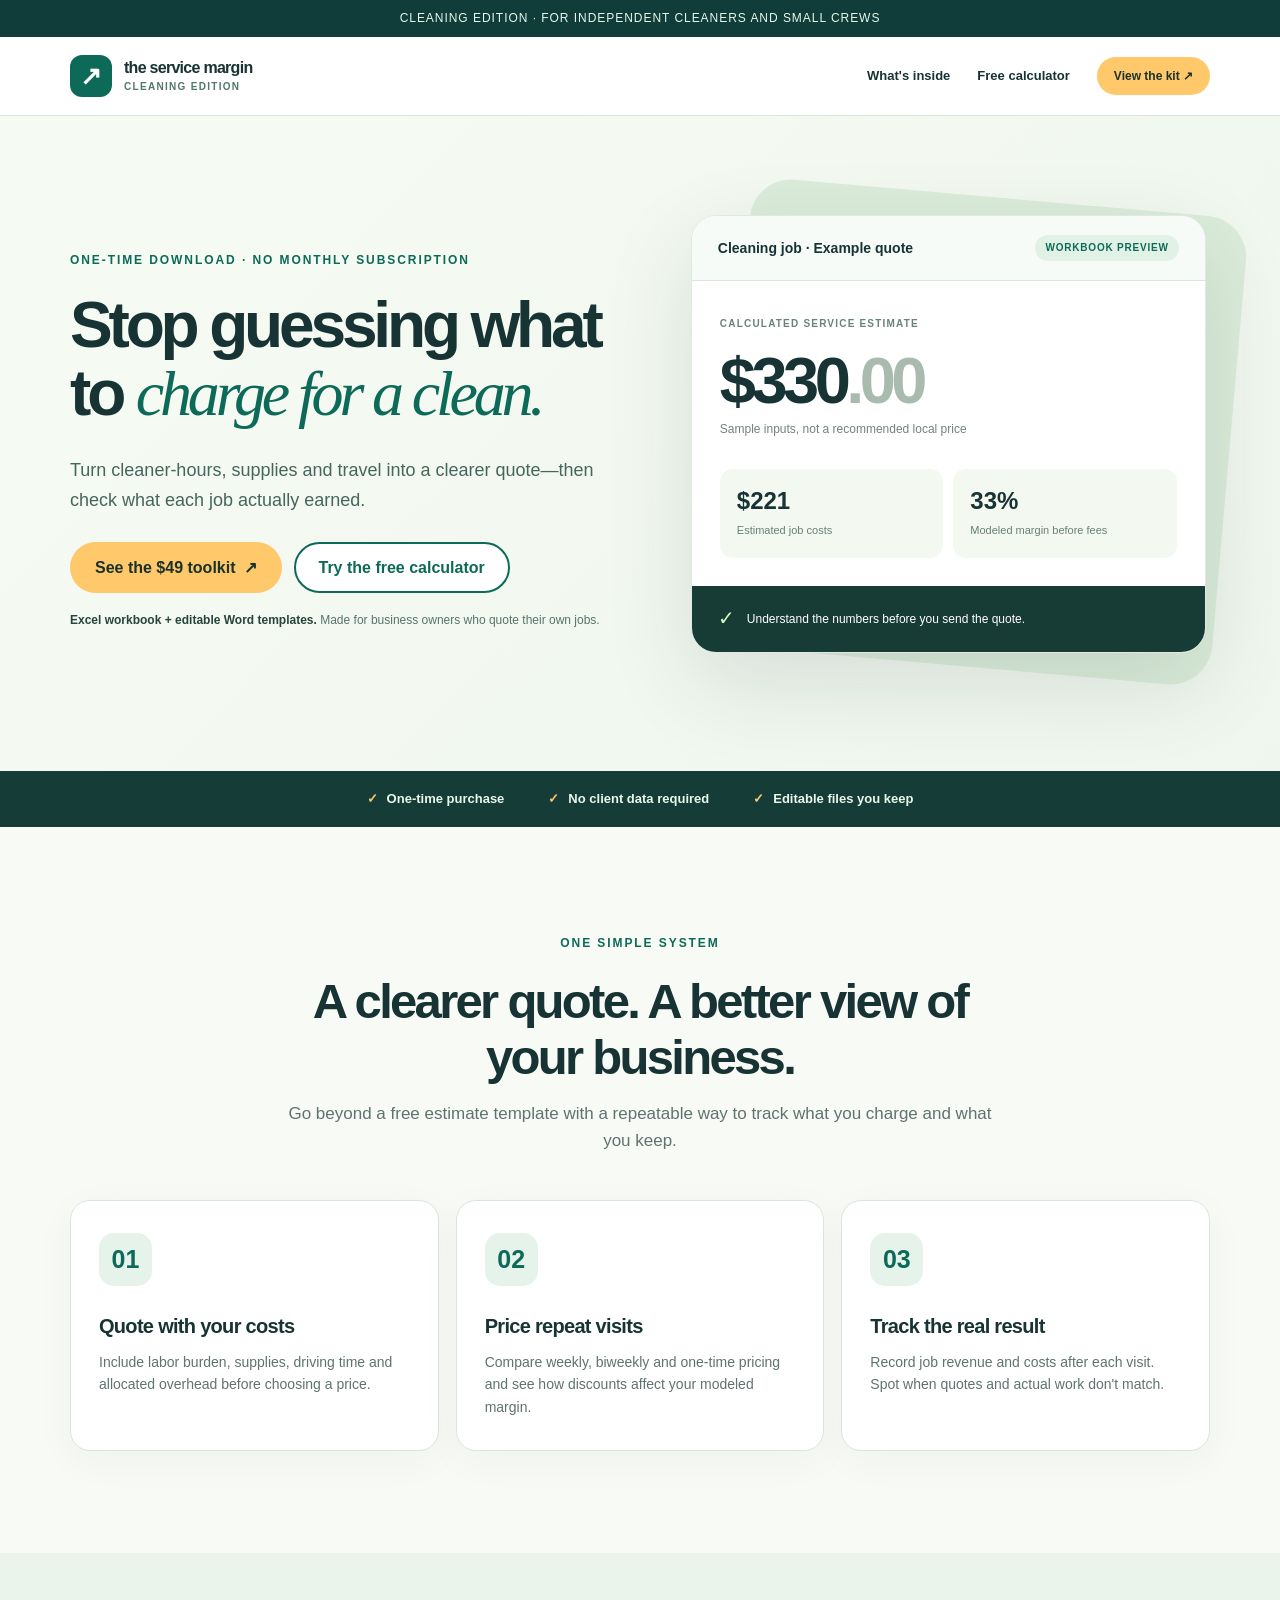
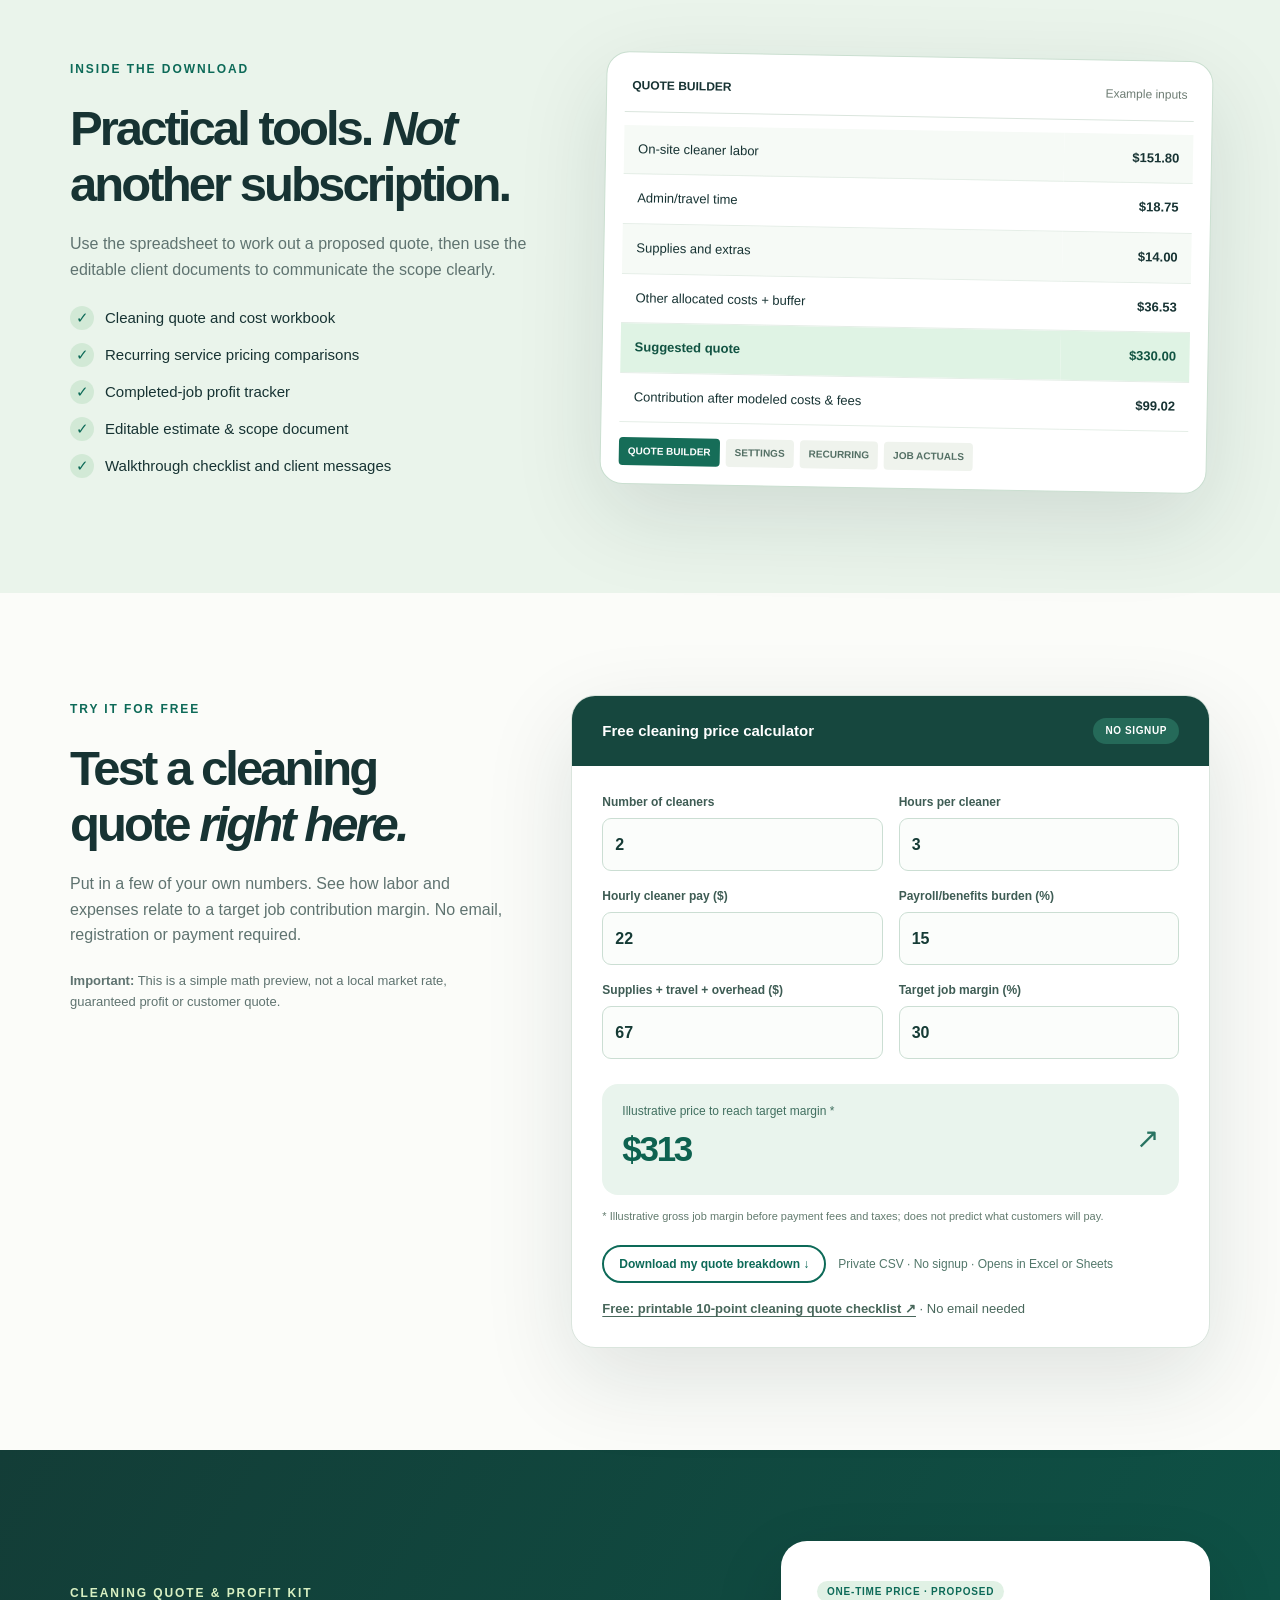
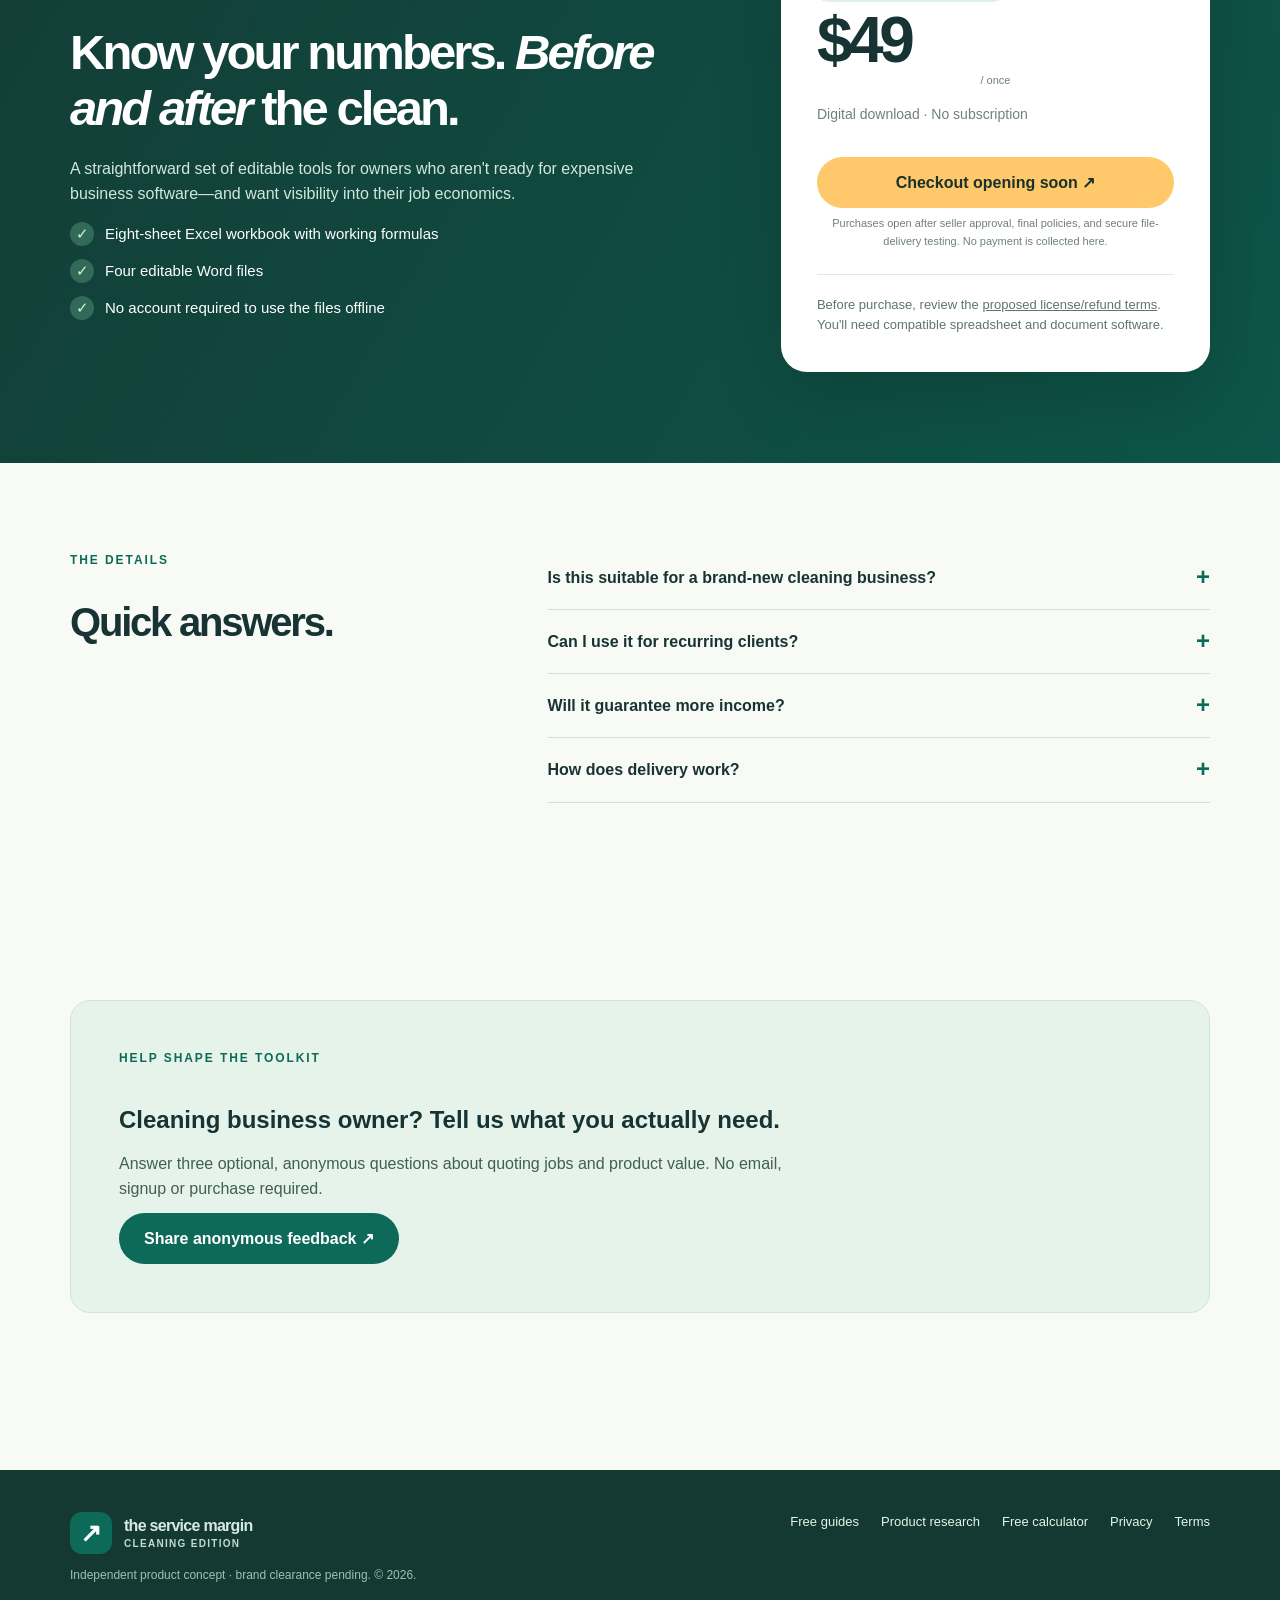
<file: index.html>
<!doctype html><html lang="en"><head><meta charset="utf-8"><meta name="viewport" content="width=device-width,initial-scale=1"><meta name="theme-color" content="#143932"><meta name="description" content="A cleaning business pricing workbook, job profit tracker, estimate templates and a free cleaning quote calculator for independent residential cleaners."><title>Cleaning Quote & Profit Kit | The Service Margin</title><style>:root{--ink:#173333;--muted:#5f7370;--paper:#f8faf6;--mint:#e5f3eb;--panel:#fff;--green:#0d6a58;--lime:#dfefb0;--gold:#ffc86a;--border:#dae5dd;--radius:22px;--shadow:0 30px 90px rgba(17,44,40,.12)}*{box-sizing:border-box}html{scroll-behavior:smooth}body{background:var(--paper);margin:0;color:var(--ink);font:16px/1.58 Inter,ui-sans-serif,-apple-system,BlinkMacSystemFont,"Segoe UI",sans-serif;-webkit-font-smoothing:antialiased}a{color:inherit;text-decoration:none}button,input{font:inherit}button{cursor:pointer}img{max-width:100%}.wrap{width:min(1140px,calc(100% - 44px));margin:auto}.skip{position:absolute;top:-100px;left:18px;background:#fff;padding:10px;z-index:100}.skip:focus{top:12px}.banner{text-align:center;background:#103c39;color:#e5f8e8;font-size:12px;letter-spacing:.08em;padding:9px 15px}.nav{background:#fff;border-bottom:1px solid var(--border)}.nav-inner{display:flex;align-items:center;justify-content:space-between;min-height:78px;gap:15px}.logo{display:flex;align-items:center;gap:12px;font-size:16px;line-height:1.08;font-weight:800;letter-spacing:-.045em}.logo-mark{background:var(--green);width:42px;height:42px;border-radius:12px;color:#fff;display:grid;place-items:center;font-size:26px}.logo small{display:block;font-size:10px;font-weight:750;color:#53776e;letter-spacing:.13em;margin-top:5px}.nav-links{display:flex;align-items:center;gap:27px;font-size:13px;font-weight:700}.nav-links a:hover,.footer a:hover{color:var(--green)}.btn{display:inline-flex;align-items:center;justify-content:center;gap:8px;padding:14px 23px;border-radius:999px;font-weight:800;border:2px solid transparent;line-height:1.2;transition:transform .2s ease,filter .2s ease}.btn:hover{transform:translateY(-2px);filter:brightness(.98)}.btn:focus-visible,a:focus-visible,input:focus-visible,summary:focus-visible{outline:3px solid #f2ac48;outline-offset:3px}.btn-primary{background:var(--gold);color:#1a322b}.btn-green{background:var(--green);color:white}.btn-outline{border-color:var(--green);color:var(--green);background:white}.btn-ghost{border-color:var(--border);background:#fff;color:var(--ink)}.small-btn{padding:10px 15px;font-size:12px}.hero{padding:81px 0 92px;background:linear-gradient(135deg,#f5faf3 20%,#eef6ed 100%);overflow:hidden}.hero-grid{display:grid;grid-template-columns:1.06fr 1fr;gap:62px;align-items:center}.eyebrow{font-size:12px;letter-spacing:.16em;font-weight:850;color:var(--green);text-transform:uppercase;display:inline-block;margin-bottom:21px}.hero h1,.headline{font-size:clamp(43px,5vw,75px);line-height:1.065;letter-spacing:-.065em;font-weight:850;margin:0;max-width:680px}.hero h1 em,.headline em{font-family:Georgia,serif;font-weight:400;font-style:italic;color:var(--green)}.hero p{font-size:18px;max-width:540px;color:#45665d;margin:27px 0 26px;line-height:1.67}.hero-actions{display:flex;gap:12px;flex-wrap:wrap}.hero-note{font-size:12px;color:#56736c;margin-top:18px}.hero-note strong{color:#25443e}.mock-wrap{position:relative;padding:18px 0 26px}.mock-bg{position:absolute;inset:0 -20px 12px 45px;border-radius:41px;background:#dbecda;transform:rotate(5deg)}.mock-card{position:relative;background:#fff;box-shadow:var(--shadow);border:1px solid #e1e8e3;border-radius:25px;overflow:hidden;max-width:515px;margin:auto}.mock-header{display:flex;align-items:center;justify-content:space-between;background:#f6fbf7;padding:19px 26px;border-bottom:1px solid var(--border)}.mock-header b{font-size:14px}.pill{font-size:10px;font-weight:800;letter-spacing:.08em;color:var(--green);background:#e1f1e5;padding:5px 10px;border-radius:99px}.mock-body{padding:28px}.mock-label{color:#69837b;text-transform:uppercase;letter-spacing:.12em;font-weight:800;font-size:10px}.mock-amount{font-size:65px;letter-spacing:-.07em;font-weight:850;line-height:1.2;margin-top:8px}.mock-caption{font-size:12px;color:#73827f}.mock-split{display:grid;grid-template-columns:1fr 1fr;gap:10px;margin-top:30px}.mock-stat{background:#f3f8f1;border-radius:13px;padding:17px}.mock-stat b{display:block;font-size:24px;line-height:1.25}.mock-stat span{font-size:11px;color:#688077}.mock-bottom{padding:17px 26px;background:#173c36;color:white;display:flex;gap:12px;align-items:center;font-size:12px}.mock-bottom span{color:#d5f8c0;font-size:20px}.trustline{background:#153c36;color:#e9f7e9;padding:18px 0}.trust-inner{display:flex;align-items:center;justify-content:center;gap:44px;flex-wrap:wrap;font-size:13px;font-weight:700}.trust-inner span:before{content:'✓';color:var(--gold);margin-right:9px}.section{padding:102px 0}.section-head{max-width:715px;margin:0 auto 45px;text-align:center}.section-head h2{font-size:clamp(32px,4.2vw,49px);line-height:1.14;letter-spacing:-.055em;margin:0 0 15px}.section-head p{font-size:17px;color:var(--muted);margin:0}.three{display:grid;grid-template-columns:repeat(3,1fr);gap:17px}.benefit{background:#fff;border-radius:20px;border:1px solid var(--border);padding:32px 28px;box-shadow:0 10px 40px rgba(9,59,39,.04)}.benefit .ico{background:var(--mint);color:var(--green);width:53px;height:53px;border-radius:15px;display:grid;place-items:center;font-size:25px;font-weight:750}.benefit h3{font-size:20px;letter-spacing:-.035em;margin:25px 0 9px}.benefit p{color:var(--muted);font-size:14px;margin:0}.preview-section{background:#eaf4eb}.preview-grid{display:grid;grid-template-columns:.87fr 1.13fr;gap:65px;align-items:center}.preview-grid h2,.calculator-copy h2,.offer-copy h2{font-size:clamp(32px,4vw,49px);line-height:1.15;letter-spacing:-.06em;margin:0 0 19px}.preview-grid p,.calculator-copy p{color:var(--muted);margin:0 0 24px}.what{margin:0;padding:0;list-style:none}.what li{display:flex;align-items:start;gap:11px;margin:13px 0;font-size:15px}.what li:before{content:'✓';display:grid;place-items:center;background:#d2e9d6;color:var(--green);width:24px;height:24px;flex:none;border-radius:100%}.sheet-preview{border-radius:23px;border:1px solid #cadfd0;background:#fff;padding:18px;box-shadow:var(--shadow);transform:rotate(1deg)}.sheet-bar{display:flex;justify-content:space-between;align-items:center;border-bottom:1px solid var(--border);padding:6px 7px 16px;font-size:12px;color:#6d7c73}.sheet-bar strong{color:var(--ink)}.sheet-table{margin-top:13px;width:100%;border-collapse:collapse;font-size:13px}.sheet-table td{padding:14px;border-bottom:1px solid #e5eee7}.sheet-table tr td:last-child{text-align:right;font-weight:800}.sheet-table tr:nth-child(odd){background:#f6faf6}.sheet-table tr.outcome{background:#dff3e4;font-weight:850;color:#115342}.sheet-tabs{display:flex;gap:6px;flex-wrap:wrap;margin-top:15px}.sheet-tabs span{border-radius:4px;background:#eff3ed;color:#536f64;padding:6px 9px;font-size:10px;font-weight:700}.sheet-tabs .active{background:#166d58;color:white}.calculator{background:#fbfcf9}.calculator-grid{display:grid;grid-template-columns:.68fr 1fr;gap:67px;align-items:start}.calc-card{background:#fff;box-shadow:var(--shadow);border:1px solid var(--border);border-radius:24px;overflow:hidden}.calc-card-header{background:#16473e;color:white;padding:22px 30px;display:flex;align-items:center;justify-content:space-between}.calc-card-header b{font-size:15px}.calc-card-header small{background:#256a59;border-radius:50px;padding:5px 12px;font-size:10px;font-weight:750;letter-spacing:.06em}.calc-inner{padding:27px 30px}.calc-fields{display:grid;grid-template-columns:1fr 1fr;gap:16px}.calc-fields label{display:block;font-weight:720;color:#3e5c54;font-size:12px}.calc-fields input{display:block;width:100%;margin-top:6px;border:1px solid #cbded3;border-radius:9px;padding:13px 12px;background:#fbfdfb;color:#153b35;font-size:16px}.calc-callout{background:#e9f4ed;border-radius:16px;margin-top:25px;padding:18px 20px;display:flex;justify-content:space-between;align-items:center;gap:12px}.calc-callout span{display:block;font-size:12px;color:#416f60}.calc-callout strong{font-size:35px;letter-spacing:-.065em;color:#0e6250}.calc-warn{display:block;font-size:11px;color:#627b6e;margin-top:13px}.offer{background:linear-gradient(120deg,#133d37,#0d5548);color:#fff;padding:91px 0}.offer-grid{display:grid;grid-template-columns:1fr .68fr;gap:80px;align-items:center}.offer-copy p{max-width:570px;color:#d1e8dc}.offer-copy .eyebrow{color:#d8f0c2}.offer-copy .what li:before{background:#316a59;color:#d9f5c5}.offer-card{background:#fff;color:var(--ink);border-radius:26px;padding:36px;box-shadow:0 26px 70px rgba(0,0,0,.14)}.price{font-size:64px;font-weight:850;letter-spacing:-.07em;margin-top:6px;line-height:1}.price small{font-size:16px;color:#6d8276;letter-spacing:normal;font-weight:500}.offer-card .caption{font-size:14px;color:#718177}.offer-card .btn{width:100%;margin:18px 0 7px}.offer-card small{display:block;font-size:11px;color:#6f8176;text-align:center;line-height:1.55}.offer-card .secondary{border-top:1px solid #e1e9df;margin-top:24px;padding-top:20px;color:#60766a;font-size:13px}.faq{padding:83px 0 95px}.faq-grid{display:grid;grid-template-columns:.6fr 1fr;gap:80px}.faq h2{font-size:40px;letter-spacing:-.055em;margin:0}.faqs details{padding:19px 0;border-bottom:1px solid #d4e1d8}.faqs summary{cursor:pointer;list-style:none;font-weight:800;display:flex;justify-content:space-between;gap:20px}.faqs summary:after{content:'+';color:var(--green);font-size:24px;line-height:1}.faqs details[open] summary:after{content:'−'}.faqs p{color:var(--muted);font-size:14px;margin:11px 0 0}.footer{padding:42px 0;background:#143932;color:#d5eae0}.footer-grid{display:flex;gap:25px;justify-content:space-between;align-items:start}.footer a{color:#e5f4e9}.footer p{font-size:12px;color:#9fc1b1}.footer-links{display:flex;gap:22px;font-size:13px}.dialog[hidden]{display:none}.dialog{position:fixed;z-index:40;inset:0;background:#052621b0;display:grid;place-items:center;padding:20px}.dialog-card{position:relative;background:#fff;border-radius:25px;padding:35px;max-width:490px;width:100%;box-shadow:0 20px 100px #001d1666}.dialog-card h2{font-size:28px;letter-spacing:-.045em;margin:0 0 10px}.dialog-card p{color:var(--muted);font-size:15px}.close{position:absolute;top:12px;right:16px;background:transparent;border:0;font-size:30px;color:#45635a}.content-page{max-width:810px;margin:65px auto 95px;padding:0 25px}.content-page h1{font-size:43px;letter-spacing:-.055em}.content-page h2{margin-top:33px}.content-page p{color:#526963}@media(max-width:900px){.hero-grid,.preview-grid,.calculator-grid,.offer-grid{grid-template-columns:1fr;gap:43px}.hero{padding:56px 0 74px}.hero h1{max-width:780px}.mock-wrap{max-width:570px;margin:auto;width:100%}.section{padding:74px 0}.offer{padding:75px 0}.faq-grid{gap:28px;grid-template-columns:1fr}.hero-actions{gap:9px}.preview-grid .sheet-preview{max-width:570px}.nav-links a:nth-child(1){display:none}}@media(max-width:630px){.wrap{width:min(100% - 30px,1140px)}.nav-inner{min-height:68px}.logo{font-size:14px}.logo-mark{width:35px;height:35px}.nav-links{gap:10px}.nav-links a:nth-child(2){display:none}.small-btn{padding:10px 12px}.hero{padding:45px 0 54px}.hero h1{font-size:clamp(42px,11vw,58px)}.hero p{font-size:16px}.hero-actions .btn{width:100%}.mock-bg{right:0}.mock-amount{font-size:56px}.mock-body{padding:20px}.trust-inner{justify-content:start;gap:10px 28px;font-size:12px}.three{grid-template-columns:1fr}.benefit{padding:24px}.section-head{margin-bottom:28px}.sheet-preview{transform:none}.calculator-grid{gap:28px}.calc-inner{padding:22px 18px}.calc-card-header{padding:18px}.calc-fields{gap:13px}.calc-fields input{padding:10px}.calc-callout strong{font-size:30px}.offer-grid{gap:27px}.offer-card{padding:27px}.faq{padding:60px 0}.footer-grid{flex-direction:column}.footer-links{flex-wrap:wrap}.section-head h2{font-size:35px}}

/* Supplementary guides — independent pages, separate from the conversion-first homepage */
.guide-main{max-width:810px;margin:0 auto;padding:82px 24px 100px}.guide-main h1{font-size:clamp(38px,5vw,58px);line-height:1.08;letter-spacing:-.045em;margin:0 0 22px}.guide-main .lead{font-size:19px;color:#45665d;line-height:1.7}.guide-main section{border-top:1px solid var(--border);padding-top:26px;margin-top:38px}.guide-main h2{font-size:26px;line-height:1.22;letter-spacing:-.035em;margin:0 0 12px}.guide-main p{color:#4f665f}.resource-grid{display:grid;grid-template-columns:repeat(3,1fr);gap:20px;margin-top:32px}.resource-card{border:1px solid var(--border);background:white;border-radius:var(--radius);padding:25px;transition:box-shadow .2s}.resource-card:hover{box-shadow:var(--shadow)}.resource-card h2{font-size:22px;line-height:1.24;letter-spacing:-.03em}.resource-card p{font-size:15px}.resource-card a{color:var(--green);font-weight:800}.guide-cta{padding:27px;border:1px solid #c3dccc;background:#e5f3eb;border-radius:22px;margin-top:50px}.guide-cta .btn{margin-right:10px;margin-top:12px}.guide-note{font-size:13px;background:#fff;border-left:3px solid #5c9c82;padding:13px 17px}.footer-link{font-size:13px;text-decoration:underline;text-underline-offset:3px}@media(max-width:750px){.resource-grid{grid-template-columns:1fr}.guide-main{padding:58px 21px 72px}}
</style><link rel="icon" href="favicon.svg" type="image/svg+xml"></head><body>
<a class="skip" href="#main">Skip to main content</a><div class="banner">CLEANING EDITION · FOR INDEPENDENT CLEANERS AND SMALL CREWS</div>
<header class="nav"><div class="wrap nav-inner"><a class="logo" href="index.html" aria-label="The Service Margin home"><span class="logo-mark">↗</span><span>the service margin<small>CLEANING EDITION</small></span></a><nav class="nav-links" aria-label="Main navigation"><a href="#inside">What's inside</a><a href="#calculator">Free calculator</a><a class="btn btn-primary small-btn" href="#toolkit">View the kit ↗</a></nav></div></header>
<main id="main">
<section class="hero"><div class="wrap hero-grid"><div><span class="eyebrow">ONE-TIME DOWNLOAD · NO MONTHLY SUBSCRIPTION</span><h1>Stop guessing what to <em>charge for a clean.</em></h1><p>Turn cleaner-hours, supplies and travel into a clearer quote—then check what each job actually earned.</p><div class="hero-actions"><a href="#toolkit" class="btn btn-primary">See the $49 toolkit <span aria-hidden="true">↗</span></a><a class="btn btn-outline" href="#calculator">Try the free calculator</a></div><div class="hero-note"><strong>Excel workbook + editable Word templates.</strong> Made for business owners who quote their own jobs.</div></div>
<div class="mock-wrap"><div class="mock-bg" aria-hidden="true"></div><div class="mock-card" role="img" aria-label="Illustration of the job quote and margin outputs provided by the toolkit. All numbers shown are hypothetical examples."><div class="mock-header"><b>Cleaning job · Example quote</b><span class="pill">WORKBOOK PREVIEW</span></div><div class="mock-body"><span class="mock-label">Calculated service estimate</span><div class="mock-amount">$330<span style="color:#a8bbae">.00</span></div><div class="mock-caption">Sample inputs, not a recommended local price</div><div class="mock-split"><div class="mock-stat"><b>$221</b><span>Estimated job costs</span></div><div class="mock-stat"><b>33%</b><span>Modeled margin before fees</span></div></div></div><div class="mock-bottom"><span>✓</span>Understand the numbers before you send the quote.</div></div></div></div></section>
<div class="trustline"><div class="wrap trust-inner"><span>One-time purchase</span><span>No client data required</span><span>Editable files you keep</span></div></div>
<section class="section" id="benefits"><div class="wrap"><div class="section-head"><span class="eyebrow">ONE SIMPLE SYSTEM</span><h2>A clearer quote. A better view of your business.</h2><p>Go beyond a free estimate template with a repeatable way to track what you charge and what you keep.</p></div><div class="three"><article class="benefit"><div class="ico" aria-hidden="true">01</div><h3>Quote with your costs</h3><p>Include labor burden, supplies, driving time and allocated overhead before choosing a price.</p></article><article class="benefit"><div class="ico" aria-hidden="true">02</div><h3>Price repeat visits</h3><p>Compare weekly, biweekly and one-time pricing and see how discounts affect your modeled margin.</p></article><article class="benefit"><div class="ico" aria-hidden="true">03</div><h3>Track the real result</h3><p>Record job revenue and costs after each visit. Spot when quotes and actual work don't match.</p></article></div></div></section>
<section class="section preview-section" id="inside"><div class="wrap preview-grid"><div><span class="eyebrow">INSIDE THE DOWNLOAD</span><h2>Practical tools. <em>Not</em> another subscription.</h2><p>Use the spreadsheet to work out a proposed quote, then use the editable client documents to communicate the scope clearly.</p><ul class="what"><li>Cleaning quote and cost workbook</li><li>Recurring service pricing comparisons</li><li>Completed-job profit tracker</li><li>Editable estimate & scope document</li><li>Walkthrough checklist and client messages</li></ul></div><div class="sheet-preview" aria-label="Workbook illustrative preview"><div class="sheet-bar"><strong>QUOTE BUILDER</strong><span>Example inputs</span></div><table class="sheet-table"><tbody><tr><td>On-site cleaner labor</td><td>$151.80</td></tr><tr><td>Admin/travel time</td><td>$18.75</td></tr><tr><td>Supplies and extras</td><td>$14.00</td></tr><tr><td>Other allocated costs + buffer</td><td>$36.53</td></tr><tr class="outcome"><td>Suggested quote</td><td>$330.00</td></tr><tr><td>Contribution after modeled costs & fees</td><td>$99.02</td></tr></tbody></table><div class="sheet-tabs"><span class="active">QUOTE BUILDER</span><span>SETTINGS</span><span>RECURRING</span><span>JOB ACTUALS</span></div></div></div></section>
<section class="section calculator" id="calculator"><div class="wrap calculator-grid"><div class="calculator-copy"><span class="eyebrow">TRY IT FOR FREE</span><h2>Test a cleaning quote <em>right here.</em></h2><p>Put in a few of your own numbers. See how labor and expenses relate to a target job contribution margin. No email, registration or payment required.</p><p style="font-size:13px"><strong>Important:</strong> This is a simple math preview, not a local market rate, guaranteed profit or customer quote.</p></div><div class="calc-card"><div class="calc-card-header"><b>Free cleaning price calculator</b><small>NO SIGNUP</small></div><div class="calc-inner"><form id="calculator-form"><div class="calc-fields">
<label>Number of cleaners<input type="number" id="crew" value="2" min="1" max="100" step="1" required></label><label>Hours per cleaner<input type="number" id="hours" value="3" min="0" max="1000" step="0.25" required></label><label>Hourly cleaner pay ($)<input type="number" id="wage" value="22" min="0" max="1000" step=".50" required></label><label>Payroll/benefits burden (%)<input type="number" id="burden" value="15" min="0" max="100" step="1" required></label><label>Supplies + travel + overhead ($)<input type="number" id="other" value="67" min="0" max="100000" step="1" required></label><label>Target job margin (%)<input type="number" id="margin" value="30" min="0" max="80" step="1" required></label>
</div><div class="calc-callout"><div><span>Illustrative price to reach target margin *</span><strong id="quote-result" aria-live="polite">$285</strong></div><span aria-hidden="true" style="font-size:28px;color:#287361">↗</span></div><span class="calc-warn" id="calculator-note">* Excludes taxes and payment processing; enter your own local cost assumptions.</span></form><p style="font-size:13px;margin:16px 0 0;color:#48675b"><a href="cleaning-job-price-checklist.html" style="font-weight:750;text-decoration:underline;text-underline-offset:3px">Free: printable 10-point cleaning quote checklist ↗</a> · No email needed</p></div></div></div></section>
<section class="offer" id="toolkit"><div class="wrap offer-grid"><div class="offer-copy"><span class="eyebrow">CLEANING QUOTE & PROFIT KIT</span><h2>Know your numbers. <em>Before and after</em> the clean.</h2><p>A straightforward set of editable tools for owners who aren't ready for expensive business software—and want visibility into their job economics.</p><ul class="what"><li>Eight-sheet Excel workbook with working formulas</li><li>Four editable Word files</li><li>No account required to use the files offline</li></ul></div><aside class="offer-card"><span class="pill">ONE-TIME PRICE · PROPOSED</span><div class="price">$49 <small>/ once</small></div><p class="caption">Digital download · No subscription</p><button type="button" class="btn btn-primary" id="checkout-button">Checkout opening soon ↗</button><small id="checkout-caption">Purchases open after seller approval, final policies, and secure file-delivery testing. No payment is collected here.</small><div class="secondary">Before purchase, review the <a style="text-decoration:underline" href="terms.html">proposed license/refund terms</a>. You'll need compatible spreadsheet and document software.</div></aside></div></section>
<section class="faq"><div class="wrap faq-grid"><div><span class="eyebrow">THE DETAILS</span><h2>Quick answers.</h2></div><div class="faqs"><details><summary>Is this suitable for a brand-new cleaning business?</summary><p>It is designed for solo residential cleaners and small crews familiar with editing spreadsheets. You must enter your own real costs; example numbers are not local market guidance.</p></details><details><summary>Can I use it for recurring clients?</summary><p>Yes. The recurring sheet lets you model weekly, biweekly and four-weekly pricing and the effect of discounts. It does not schedule visits or process payments.</p></details><details><summary>Will it guarantee more income?</summary><p>No. It helps organize assumptions and track results. Profit and sales depend on your market, cost structure, execution and actual demand.</p></details><details><summary>How does delivery work?</summary><p>Once checkout is approved and activated, a third-party digital seller can handle payment and automated access to the download. Sales are currently disabled.</p></details></div></div></section></main>
<section class="section" id="feedback"><div class="wrap" style="display:grid;grid-template-columns:minmax(0,1fr);gap:12px;background:#e5f3eb;border:1px solid #d0e4d8;border-radius:20px;padding:clamp(26px,5vw,48px);margin-bottom:55px"><span class="eyebrow">HELP SHAPE THE TOOLKIT</span><h2 style="margin:0;max-width:720px">Cleaning business owner? Tell us what you actually need.</h2><p style="max-width:710px;margin:0;color:#425e55">Answer three optional, anonymous questions about quoting jobs and product value. No email, signup or purchase required.</p><div><a class="btn btn-green" href="research.html">Share anonymous feedback ↗</a></div></div></section>
<footer class="footer"><div class="wrap footer-grid"><div><div class="logo"><span class="logo-mark">↗</span><span>the service margin<small style="color:#c0dbd0">CLEANING EDITION</small></span></div><p>Independent product concept · brand clearance pending. © 2026.</p></div><div class="footer-links"><a href="guides.html">Free guides</a><a href="research.html">Product research</a><a href="#calculator">Free calculator</a><a href="privacy.html">Privacy</a><a href="terms.html">Terms</a></div></div></footer>
<div class="dialog" id="checkout-dialog" hidden role="dialog" aria-modal="true" aria-labelledby="dialog-title"><div class="dialog-card"><button type="button" class="close" id="dialog-close" aria-label="Close">×</button><span class="eyebrow">PRE-LAUNCH PREVIEW</span><h2 id="dialog-title">Checkout isn't active yet.</h2><p>The $49 digital toolkit is not yet available for purchase. Lemon Squeezy live-store approval, final product review, delivery testing, and legal disclosures are required before checkout can open. No payments are collected here.</p><button type="button" class="btn btn-green" id="dialog-okay">Understood</button></div></div>
<script src="checkout-settings.js"></script><script>(()=>{'use strict';const $=id=>document.getElementById(id);const fields=['crew','hours','wage','burden','other','margin'];const money=x=>new Intl.NumberFormat('en-US',{style:'currency',currency:'USD',maximumFractionDigits:0}).format(x);function calc(){let a={};for(const k of fields){const el=$(k),n=Number(el.value);if(el.value.trim()===''||!Number.isFinite(n)||n<Number(el.min||0)||n>Number(el.max||1e9)){ $('quote-result').textContent='Check inputs';$('calculator-note').textContent='Enter valid numbers in all fields.';return;}a[k]=n;}const floor=a.crew*a.hours*a.wage*(1+a.burden/100)+a.other;const target=floor/(1-a.margin/100);$('quote-result').textContent=Number.isFinite(target)?money(target):'—';$('calculator-note').textContent='* Illustrative gross job margin before payment fees and taxes; does not predict what customers will pay.';}for(const id of fields)$(id).addEventListener('input',calc);calc();const dialog=$('checkout-dialog'),btn=$('checkout-button'),cfg=window.SERVICE_MARGIN_CONFIG||{};const configured=(()=>{try{const u=new URL(cfg.checkoutUrl);return cfg.checkoutEnabled===true&&cfg.provider==='lemon-squeezy'&&cfg.productPriceUsd===49&&u.protocol==='https:'&&/^[a-z0-9-]+\.lemonsqueezy\.com$/i.test(u.hostname)&&/^\/checkout\/buy\/[a-z0-9-]+\/?$/i.test(u.pathname);}catch(e){return false;}})();if(configured){btn.textContent='Buy the $49 toolkit ↗';$('checkout-caption').textContent='Secure hosted checkout by Lemon Squeezy · One-time download · No subscription.';}function open(){dialog.hidden=false;$('dialog-close').focus();}function close(){dialog.hidden=true;btn.focus();}btn.addEventListener('click',()=>{const link=typeof cfg.checkoutUrl==='string'?cfg.checkoutUrl:'';let allowed=false;try{const u=new URL(link);allowed=u.protocol==='https:'&&/^[a-z0-9-]+\.lemonsqueezy\.com$/i.test(u.hostname)&&/^\/checkout\/buy\/[a-z0-9-]+\/?$/i.test(u.pathname);}catch(e){}if(cfg.checkoutEnabled&&cfg.provider==='lemon-squeezy'&&cfg.productPriceUsd===49&&allowed){location.href=link;}else open();});$('dialog-close').addEventListener('click',close);$('dialog-okay').addEventListener('click',close);dialog.addEventListener('click',e=>{if(e.target===dialog)close();});document.addEventListener('keydown',e=>{if(e.key==='Escape'&&!dialog.hidden)close();});})();
</script><script defer src="quote-export.js"></script></body></html>
</file>
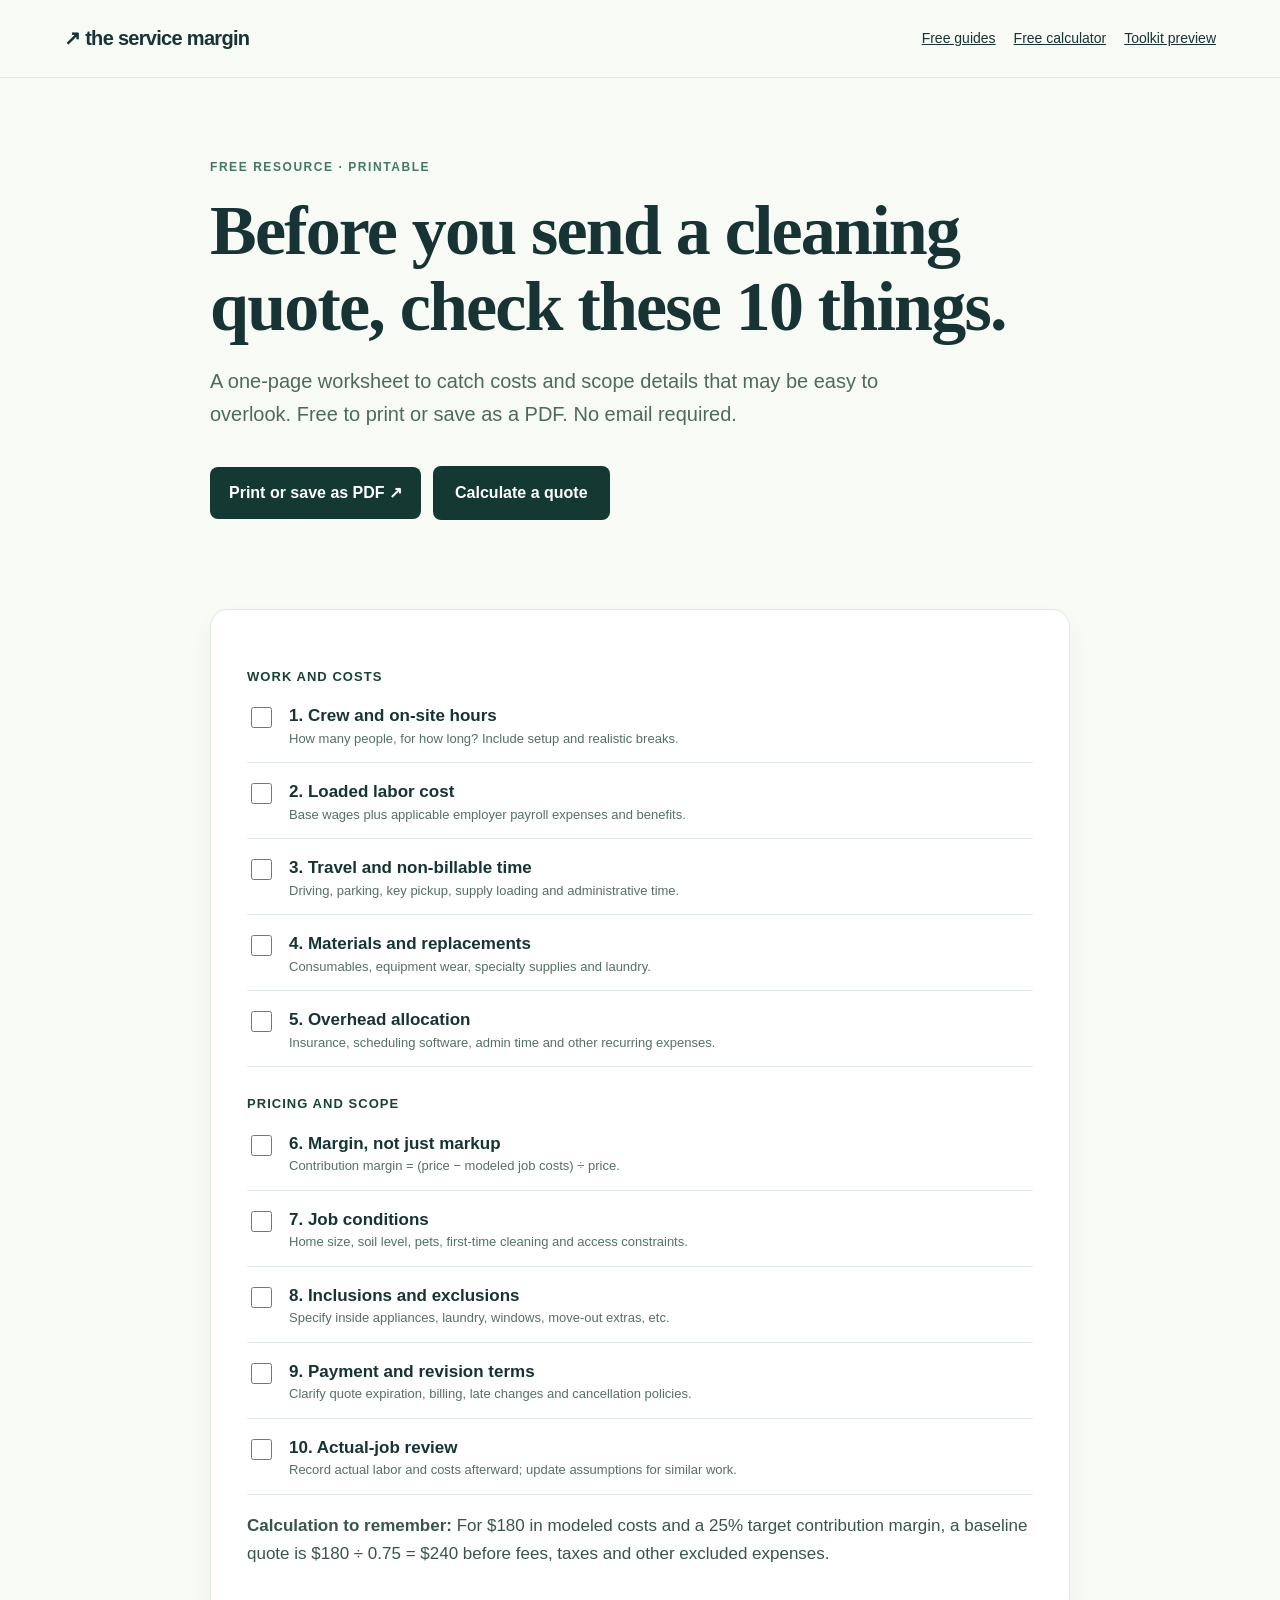
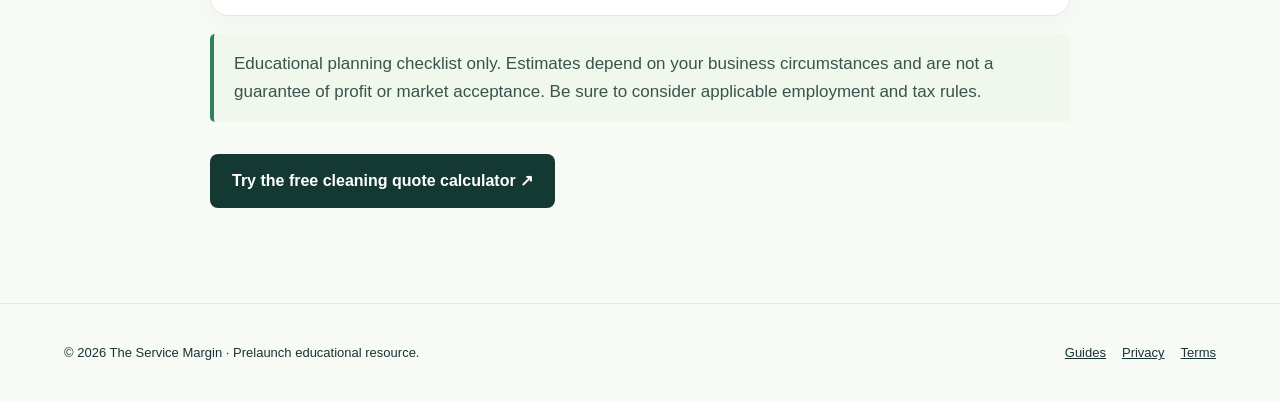
<file: cleaning-job-price-checklist.html>
<!doctype html>
<html lang="en"><head><meta charset="utf-8"><meta name="viewport" content="width=device-width,initial-scale=1">
<meta name="description" content="Free printable cleaning job costing checklist: labor, supplies, travel, overhead and quote review. No login or email needed.">
<title>Free Cleaning Job Costing Checklist | The Service Margin</title>
<link rel="icon" href="favicon.svg" type="image/svg+xml">
<link rel="stylesheet" href="guide-styles.css">
<style>.actions{display:flex;gap:12px;align-items:center;flex-wrap:wrap;margin:20px 0}.btn{font:inherit;cursor:pointer;border:0;border-radius:8px;background:#143932;color:#fff;padding:13px 19px;font-weight:750}.check{display:flex;align-items:flex-start;gap:14px;margin:16px 0;padding-bottom:14px;border-bottom:1px solid #e0e9e3}.check input{width:21px;height:21px;margin-top:4px;accent-color:#143932}.check label{font-size:17px;line-height:1.5}.check small{display:block;font-size:13px;color:#567064}.section-title{margin:26px 0 12px;color:#184334;font-weight:800;text-transform:uppercase;letter-spacing:.08em;font-size:13px}@media print{nav,.actions,footer,.online,.notice{display:none!important}body{background:white;color:#000}main{width:100%;max-width:none;margin:0;padding:0}header{padding:4px 0 8px}header h1{font-size:36px}.check{break-inside:avoid;margin:11px 0}input{print-color-adjust:exact}section.card{padding:10px 15px;border:1px solid #aaa;box-shadow:none}}</style>
</head><body>
<nav><a href="index.html">↗ the service margin</a><div class="links"><a href="guides.html">Free guides</a><a href="index.html#calculator">Free calculator</a><a href="index.html#toolkit">Toolkit preview</a></div></nav>
<main><header><small>FREE RESOURCE · PRINTABLE</small><h1>Before you send a cleaning quote, check these 10 things.</h1><p class="lead">A one-page worksheet to catch costs and scope details that may be easy to overlook. Free to print or save as a PDF. No email required.</p>
<div class="actions"><button class="btn" type="button" onclick="window.print()">Print or save as PDF ↗</button><a class="button" href="index.html#calculator">Calculate a quote</a></div></header>
<section class="card"><div class="section-title">Work and costs</div>
<div class="check"><input id="c1" type="checkbox"><label for="c1"><strong>1. Crew and on-site hours</strong><small>How many people, for how long? Include setup and realistic breaks.</small></label></div>
<div class="check"><input id="c2" type="checkbox"><label for="c2"><strong>2. Loaded labor cost</strong><small>Base wages plus applicable employer payroll expenses and benefits.</small></label></div>
<div class="check"><input id="c3" type="checkbox"><label for="c3"><strong>3. Travel and non-billable time</strong><small>Driving, parking, key pickup, supply loading and administrative time.</small></label></div>
<div class="check"><input id="c4" type="checkbox"><label for="c4"><strong>4. Materials and replacements</strong><small>Consumables, equipment wear, specialty supplies and laundry.</small></label></div>
<div class="check"><input id="c5" type="checkbox"><label for="c5"><strong>5. Overhead allocation</strong><small>Insurance, scheduling software, admin time and other recurring expenses.</small></label></div>
<div class="section-title">Pricing and scope</div>
<div class="check"><input id="c6" type="checkbox"><label for="c6"><strong>6. Margin, not just markup</strong><small>Contribution margin = (price − modeled job costs) ÷ price.</small></label></div>
<div class="check"><input id="c7" type="checkbox"><label for="c7"><strong>7. Job conditions</strong><small>Home size, soil level, pets, first-time cleaning and access constraints.</small></label></div>
<div class="check"><input id="c8" type="checkbox"><label for="c8"><strong>8. Inclusions and exclusions</strong><small>Specify inside appliances, laundry, windows, move-out extras, etc.</small></label></div>
<div class="check"><input id="c9" type="checkbox"><label for="c9"><strong>9. Payment and revision terms</strong><small>Clarify quote expiration, billing, late changes and cancellation policies.</small></label></div>
<div class="check"><input id="c10" type="checkbox"><label for="c10"><strong>10. Actual-job review</strong><small>Record actual labor and costs afterward; update assumptions for similar work.</small></label></div>
<p><strong>Calculation to remember:</strong> For $180 in modeled costs and a 25% target contribution margin, a baseline quote is $180 ÷ 0.75 = $240 before fees, taxes and other excluded expenses.</p></section>
<p class="notice">Educational planning checklist only. Estimates depend on your business circumstances and are not a guarantee of profit or market acceptance. Be sure to consider applicable employment and tax rules.</p>
<div class="online"><a class="button" href="index.html#calculator">Try the free cleaning quote calculator ↗</a></div>
</main><footer><span>© 2026 The Service Margin · Prelaunch educational resource.</span><div><a href="guides.html">Guides</a><a href="privacy.html">Privacy</a><a href="terms.html">Terms</a></div></footer>
</body></html>
</file>
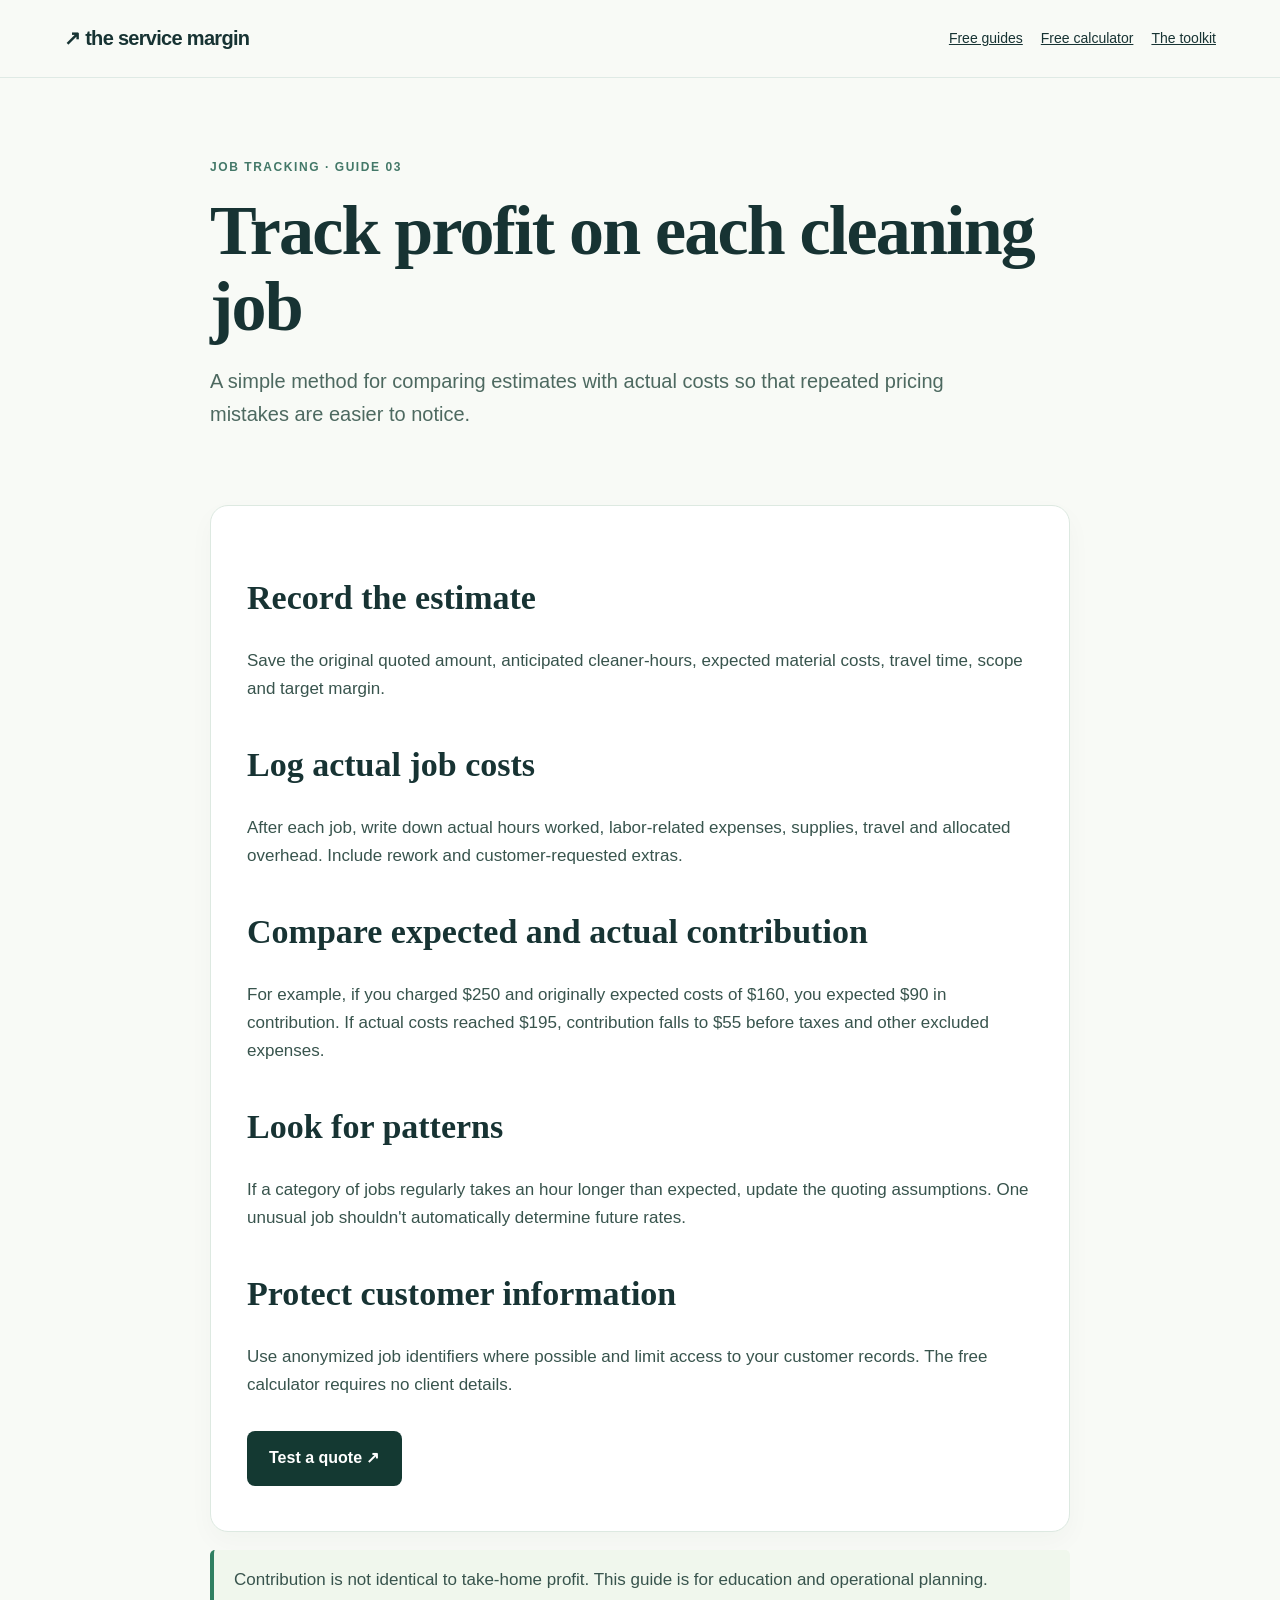
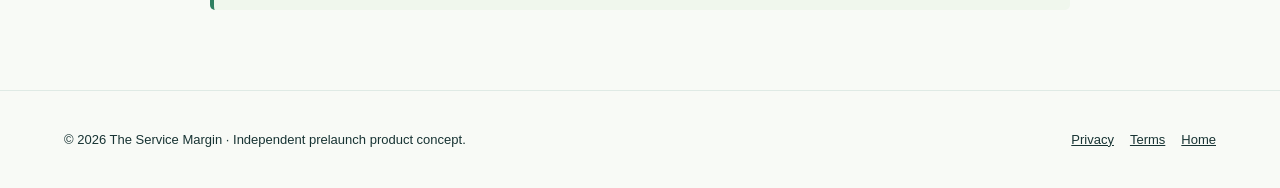
<file: cleaning-job-profit-tracker.html>
<!doctype html><html lang="en"><head><meta charset="utf-8"><meta name="viewport" content="width=device-width,initial-scale=1"><meta name="theme-color" content="#143932"><meta name="description" content="A simple method for comparing estimates with actual costs so that repeated pricing mistakes are easier to notice."><title>Track profit on each cleaning job | The Service Margin</title><link rel="stylesheet" href="guide-styles.css"><link rel="icon" type="image/svg+xml" href="favicon.svg"></head><body><nav><a href="index.html">↗ the service margin</a><div class="links"><a href="guides.html">Free guides</a><a href="index.html#calculator">Free calculator</a><a href="index.html#toolkit">The toolkit</a></div></nav><main><header><small>JOB TRACKING · GUIDE 03</small><h1>Track profit on each cleaning job</h1><p class="lead">A simple method for comparing estimates with actual costs so that repeated pricing mistakes are easier to notice.</p></header><section class="card"><h2>Record the estimate</h2><p>Save the original quoted amount, anticipated cleaner-hours, expected material costs, travel time, scope and target margin.</p><h2>Log actual job costs</h2><p>After each job, write down actual hours worked, labor-related expenses, supplies, travel and allocated overhead. Include rework and customer-requested extras.</p><h2>Compare expected and actual contribution</h2><p>For example, if you charged $250 and originally expected costs of $160, you expected $90 in contribution. If actual costs reached $195, contribution falls to $55 before taxes and other excluded expenses.</p><h2>Look for patterns</h2><p>If a category of jobs regularly takes an hour longer than expected, update the quoting assumptions. One unusual job shouldn't automatically determine future rates.</p><h2>Protect customer information</h2><p>Use anonymized job identifiers where possible and limit access to your customer records. The free calculator requires no client details.</p><a class="button" href="index.html#calculator">Test a quote ↗</a></section><p class="notice">Contribution is not identical to take-home profit. This guide is for education and operational planning.</p></main><footer><span>© 2026 The Service Margin · Independent prelaunch product concept.</span><div><a href="privacy.html">Privacy</a><a href="terms.html">Terms</a><a href="index.html">Home</a></div></footer></body></html>
</file>
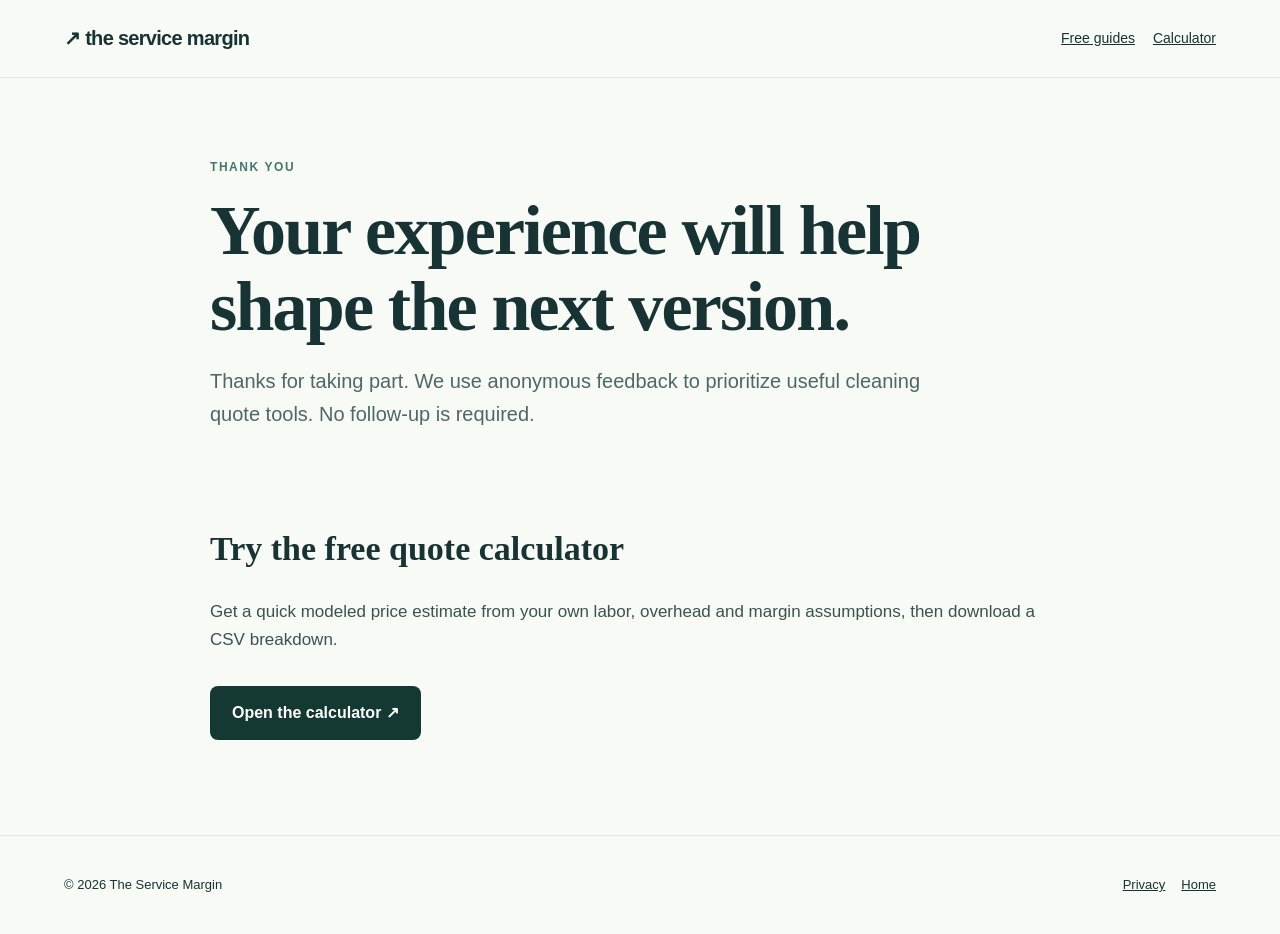
<file: feedback-thanks.html>
<!doctype html><html lang="en"><head><meta charset="utf-8"><meta name="viewport" content="width=device-width,initial-scale=1"><meta name="theme-color" content="#143932"><title>Thanks for your feedback | The Service Margin</title><link rel="stylesheet" href="guide-styles.css"></head><body><nav><a href="index.html">↗ the service margin</a><div class="links"><a href="guides.html">Free guides</a><a href="index.html#calculator">Calculator</a></div></nav><main><header><small>THANK YOU</small><h1>Your experience will help shape the next version.</h1><p class="lead">Thanks for taking part. We use anonymous feedback to prioritize useful cleaning quote tools. No follow-up is required.</p></header><div class="card"><h2>Try the free quote calculator</h2><p>Get a quick modeled price estimate from your own labor, overhead and margin assumptions, then download a CSV breakdown.</p><a class="button" href="index.html#calculator">Open the calculator ↗</a></div></main><footer><span>© 2026 The Service Margin</span><div><a href="privacy.html">Privacy</a><a href="index.html">Home</a></div></footer></body></html>
</file>
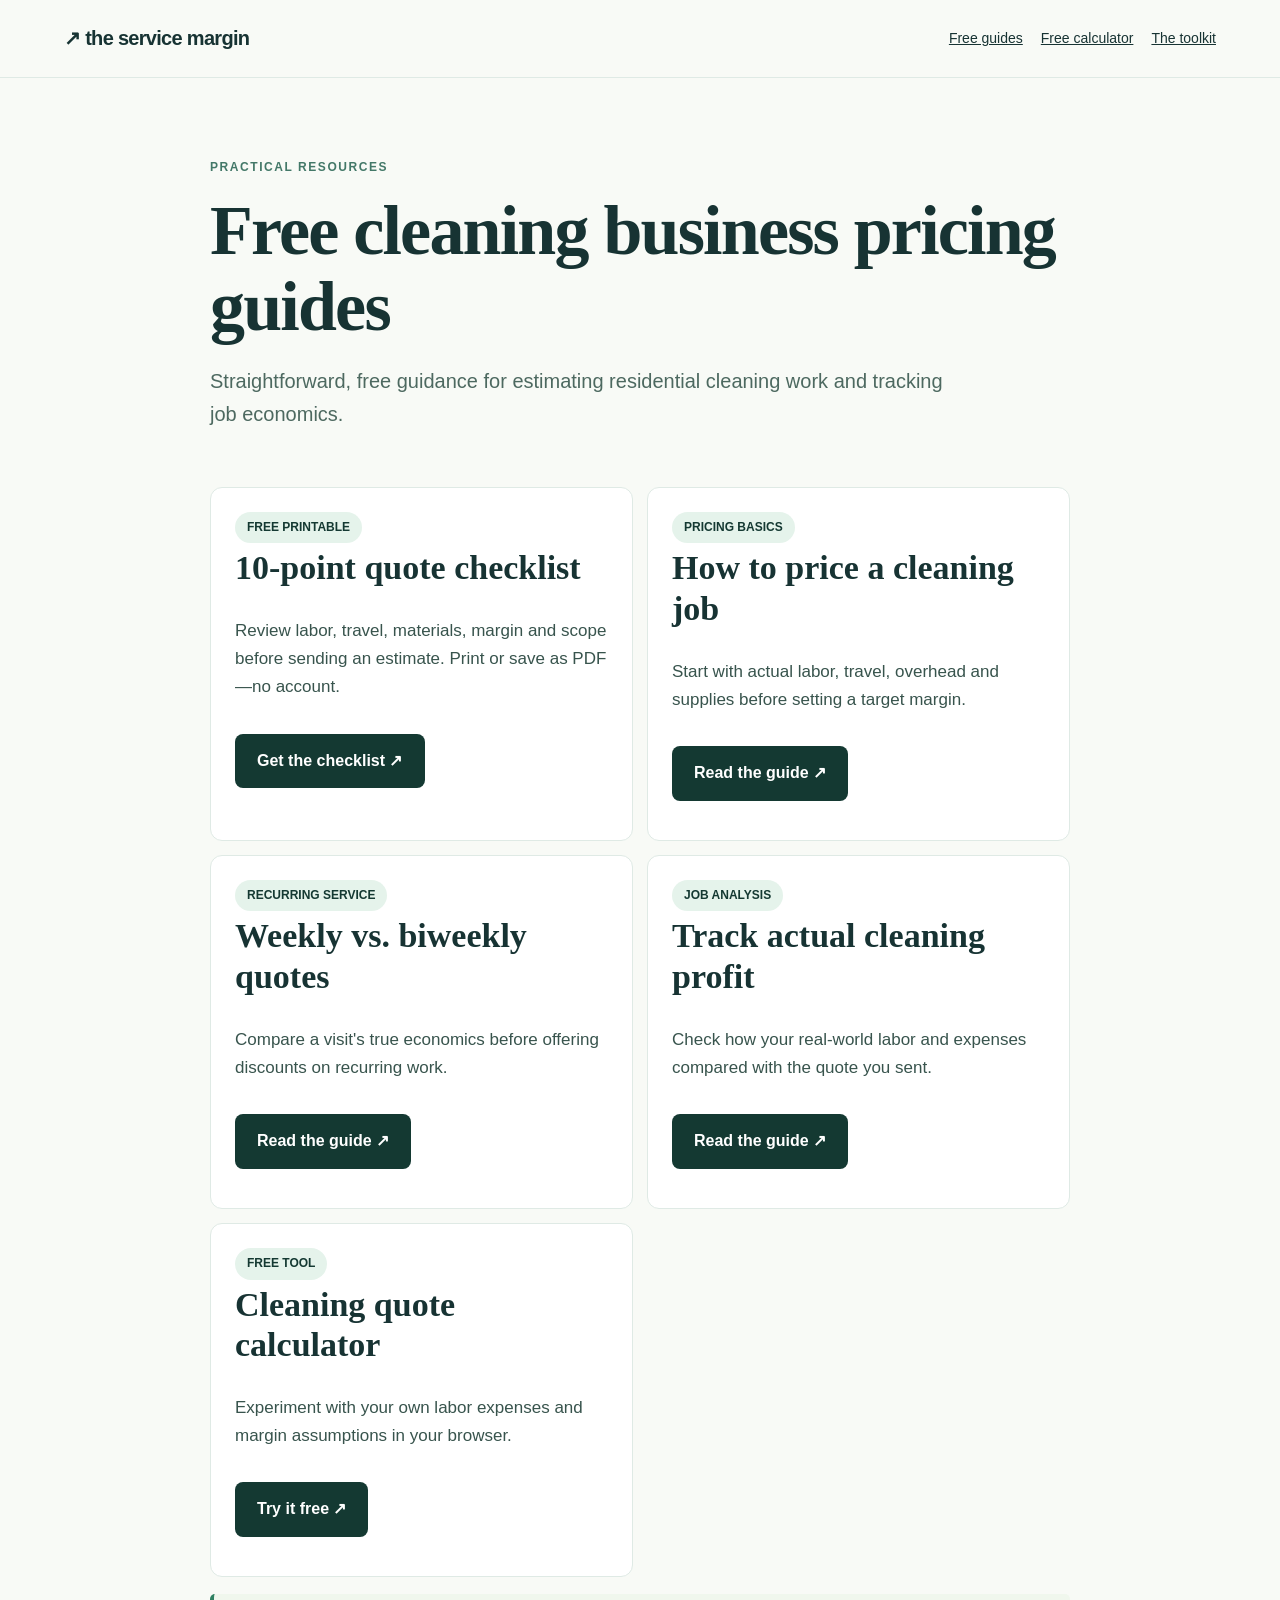
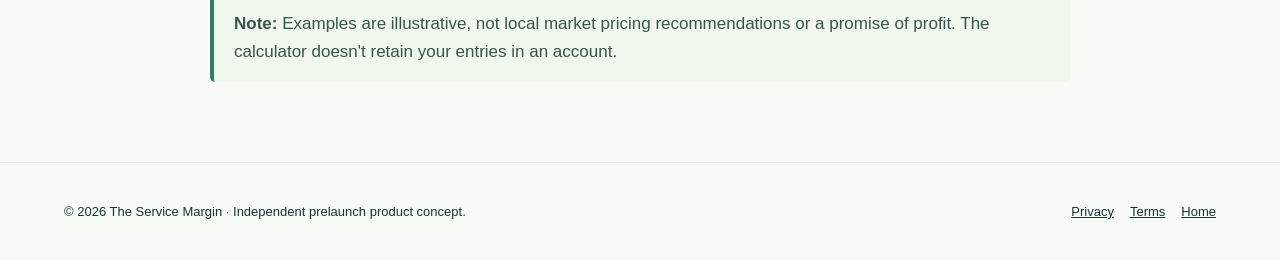
<file: guides.html>
<!doctype html><html lang="en"><head><meta charset="utf-8"><meta name="viewport" content="width=device-width,initial-scale=1"><meta name="theme-color" content="#143932"><meta name="description" content="Straightforward, free guidance for estimating residential cleaning work and tracking job economics."><title>Free cleaning business pricing guides | The Service Margin</title><link rel="stylesheet" href="guide-styles.css"><link rel="icon" type="image/svg+xml" href="favicon.svg"></head><body><nav><a href="index.html">↗ the service margin</a><div class="links"><a href="guides.html">Free guides</a><a href="index.html#calculator">Free calculator</a><a href="index.html#toolkit">The toolkit</a></div></nav><main><header><small>PRACTICAL RESOURCES</small><h1>Free cleaning business pricing guides</h1><p class="lead">Straightforward, free guidance for estimating residential cleaning work and tracking job economics.</p></header><div class="two"><article><span class="badge">FREE PRINTABLE</span><h2>10-point quote checklist</h2><p>Review labor, travel, materials, margin and scope before sending an estimate. Print or save as PDF—no account.</p><a class="button" href="cleaning-job-price-checklist.html">Get the checklist ↗</a></article><article><span class="badge">PRICING BASICS</span><h2>How to price a cleaning job</h2><p>Start with actual labor, travel, overhead and supplies before setting a target margin.</p><a class="button" href="pricing-cleaning-jobs.html">Read the guide ↗</a></article><article><span class="badge">RECURRING SERVICE</span><h2>Weekly vs. biweekly quotes</h2><p>Compare a visit's true economics before offering discounts on recurring work.</p><a class="button" href="recurring-cleaning-pricing.html">Read the guide ↗</a></article><article><span class="badge">JOB ANALYSIS</span><h2>Track actual cleaning profit</h2><p>Check how your real-world labor and expenses compared with the quote you sent.</p><a class="button" href="cleaning-job-profit-tracker.html">Read the guide ↗</a></article><article><span class="badge">FREE TOOL</span><h2>Cleaning quote calculator</h2><p>Experiment with your own labor expenses and margin assumptions in your browser.</p><a class="button" href="index.html#calculator">Try it free ↗</a></article></div><p class="notice"><strong>Note:</strong> Examples are illustrative, not local market pricing recommendations or a promise of profit. The calculator doesn't retain your entries in an account.</p></main><footer><span>© 2026 The Service Margin · Independent prelaunch product concept.</span><div><a href="privacy.html">Privacy</a><a href="terms.html">Terms</a><a href="index.html">Home</a></div></footer></body></html>
</file>
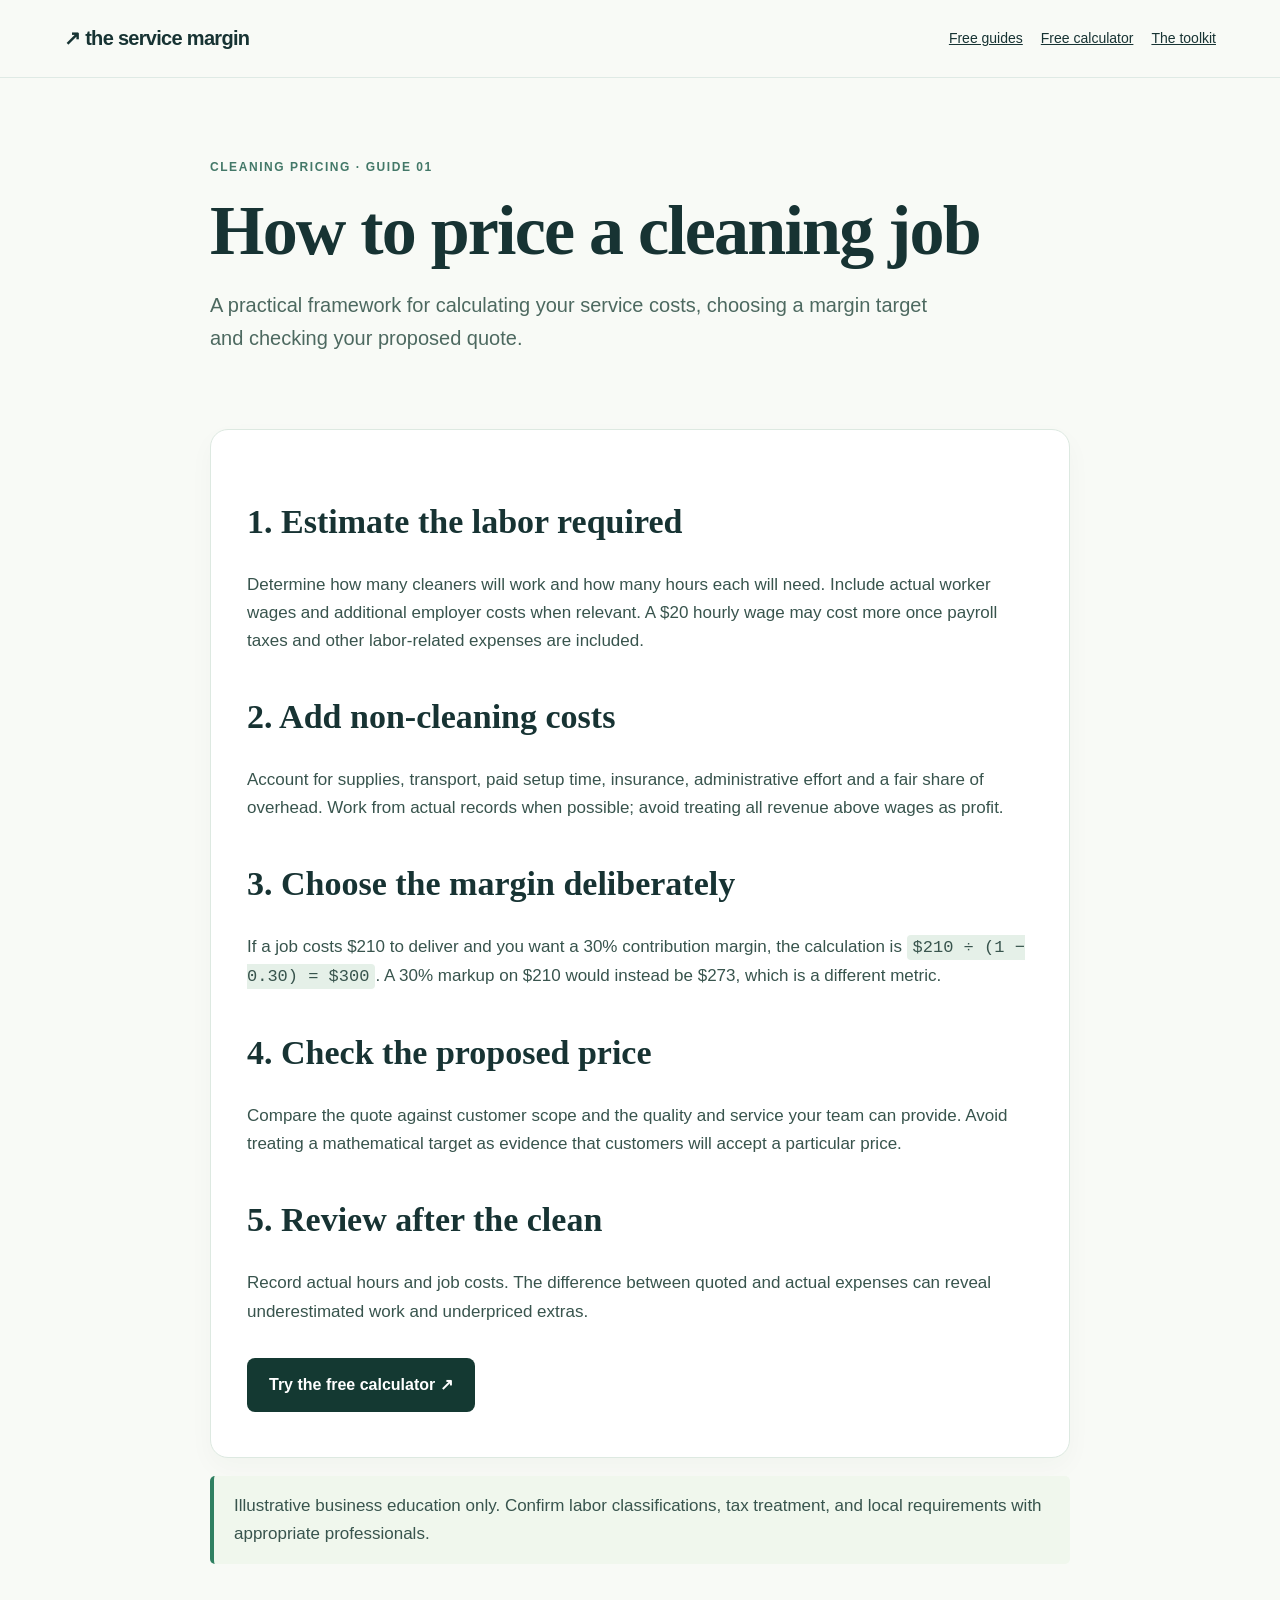
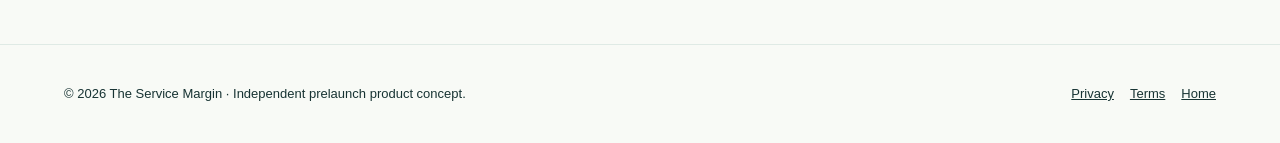
<file: pricing-cleaning-jobs.html>
<!doctype html><html lang="en"><head><meta charset="utf-8"><meta name="viewport" content="width=device-width,initial-scale=1"><meta name="theme-color" content="#143932"><meta name="description" content="A practical framework for calculating your service costs, choosing a margin target and checking your proposed quote."><title>How to price a cleaning job | The Service Margin</title><link rel="stylesheet" href="guide-styles.css"><link rel="icon" type="image/svg+xml" href="favicon.svg"></head><body><nav><a href="index.html">↗ the service margin</a><div class="links"><a href="guides.html">Free guides</a><a href="index.html#calculator">Free calculator</a><a href="index.html#toolkit">The toolkit</a></div></nav><main><header><small>CLEANING PRICING · GUIDE 01</small><h1>How to price a cleaning job</h1><p class="lead">A practical framework for calculating your service costs, choosing a margin target and checking your proposed quote.</p></header><section class="card"><h2>1. Estimate the labor required</h2><p>Determine how many cleaners will work and how many hours each will need. Include actual worker wages and additional employer costs when relevant. A $20 hourly wage may cost more once payroll taxes and other labor-related expenses are included.</p><h2>2. Add non-cleaning costs</h2><p>Account for supplies, transport, paid setup time, insurance, administrative effort and a fair share of overhead. Work from actual records when possible; avoid treating all revenue above wages as profit.</p><h2>3. Choose the margin deliberately</h2><p>If a job costs $210 to deliver and you want a 30% contribution margin, the calculation is <code>$210 ÷ (1 − 0.30) = $300</code>. A 30% markup on $210 would instead be $273, which is a different metric.</p><h2>4. Check the proposed price</h2><p>Compare the quote against customer scope and the quality and service your team can provide. Avoid treating a mathematical target as evidence that customers will accept a particular price.</p><h2>5. Review after the clean</h2><p>Record actual hours and job costs. The difference between quoted and actual expenses can reveal underestimated work and underpriced extras.</p><a class="button" href="index.html#calculator">Try the free calculator ↗</a></section><p class="notice">Illustrative business education only. Confirm labor classifications, tax treatment, and local requirements with appropriate professionals.</p></main><footer><span>© 2026 The Service Margin · Independent prelaunch product concept.</span><div><a href="privacy.html">Privacy</a><a href="terms.html">Terms</a><a href="index.html">Home</a></div></footer></body></html>
</file>
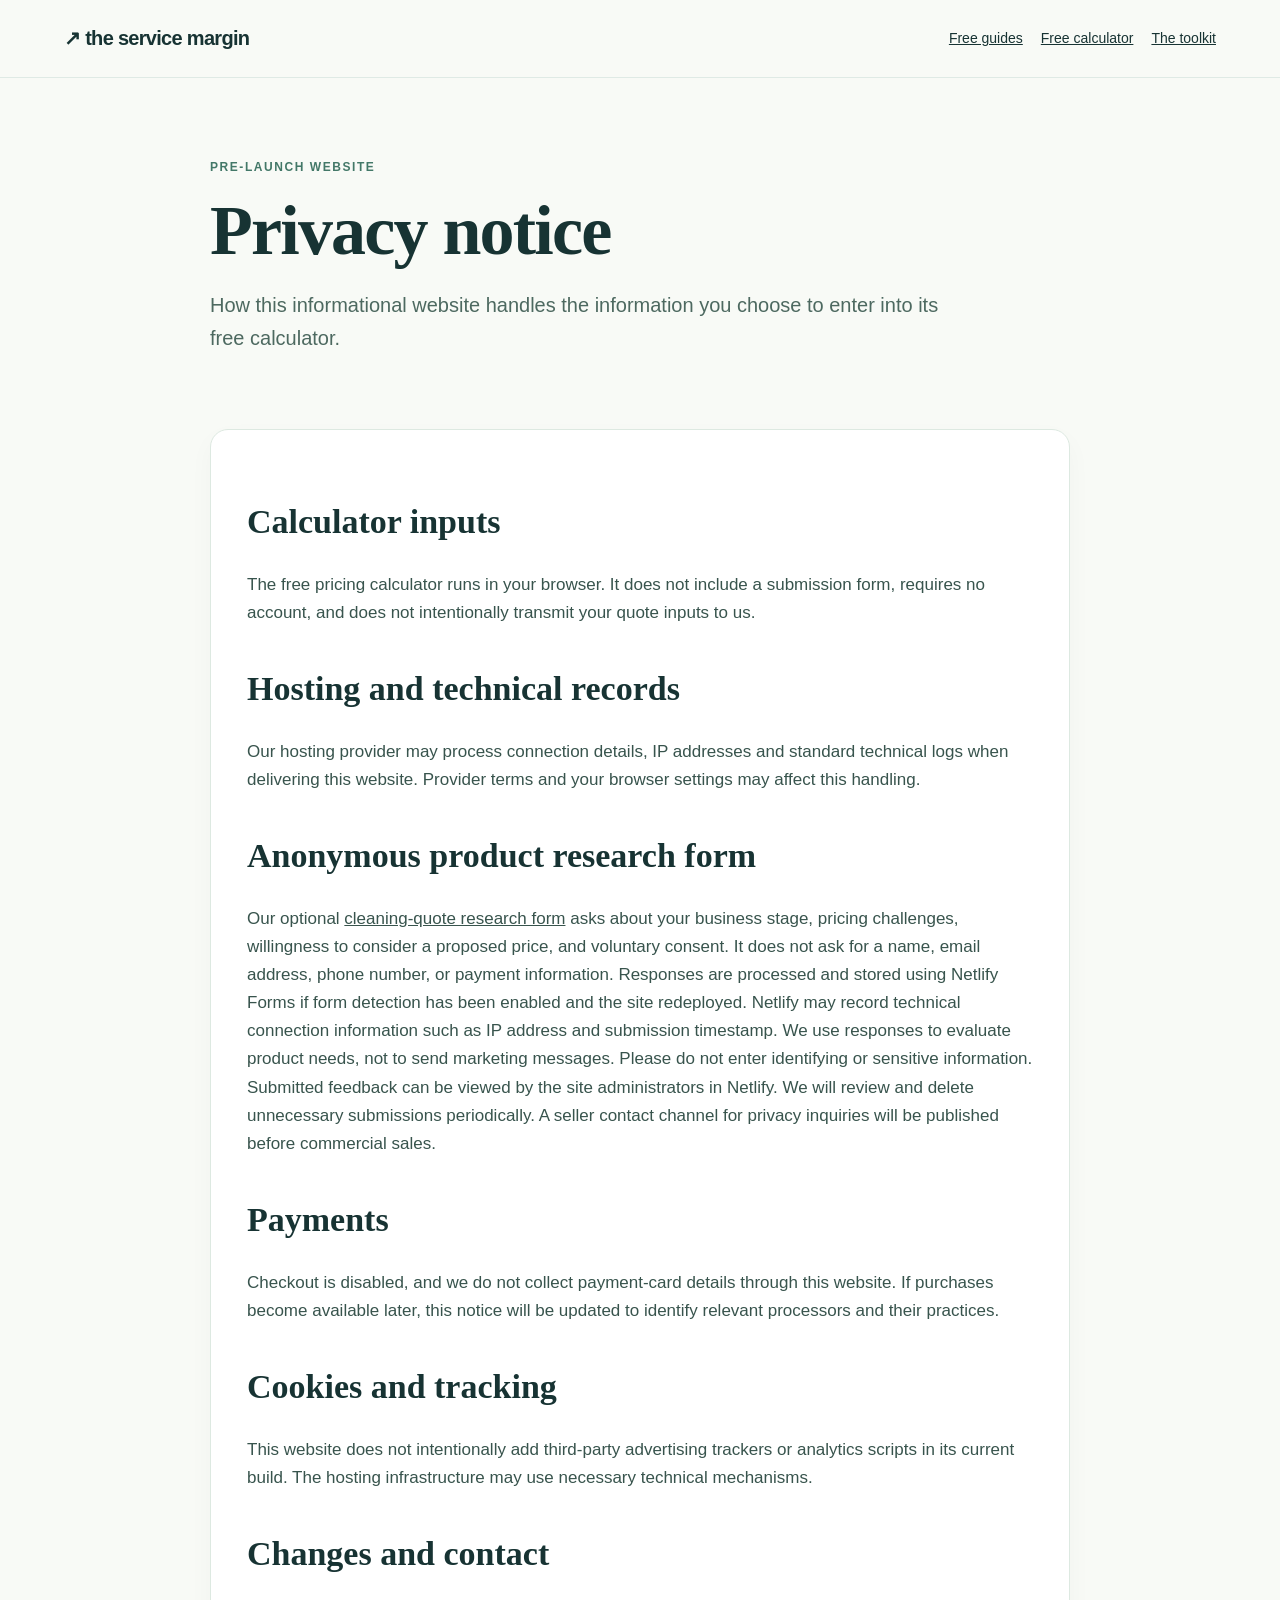
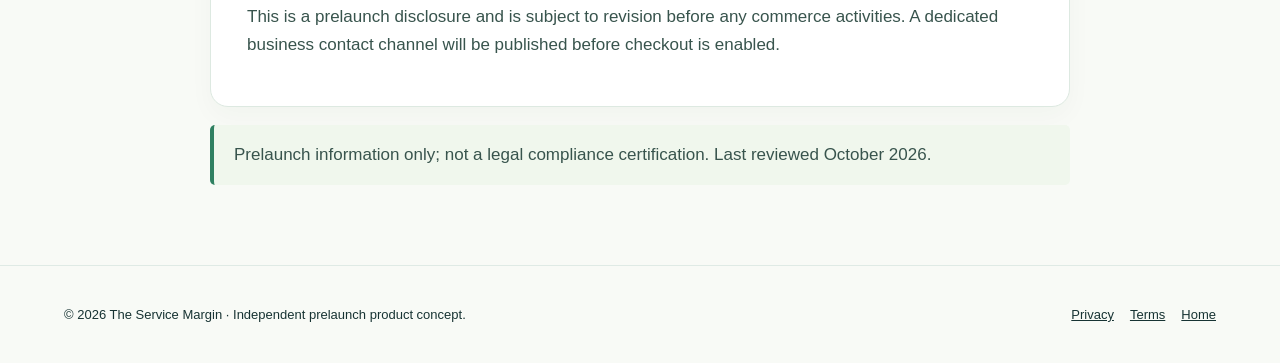
<file: privacy.html>
<!doctype html><html lang="en"><head><meta charset="utf-8"><meta name="viewport" content="width=device-width,initial-scale=1"><meta name="theme-color" content="#143932"><meta name="description" content="How this informational website handles the information you choose to enter into its free calculator."><title>Privacy notice | The Service Margin</title><link rel="stylesheet" href="guide-styles.css"><link rel="icon" type="image/svg+xml" href="favicon.svg"></head><body><nav><a href="index.html">↗ the service margin</a><div class="links"><a href="guides.html">Free guides</a><a href="index.html#calculator">Free calculator</a><a href="index.html#toolkit">The toolkit</a></div></nav><main><header><small>PRE-LAUNCH WEBSITE</small><h1>Privacy notice</h1><p class="lead">How this informational website handles the information you choose to enter into its free calculator.</p></header><section class="card"><h2>Calculator inputs</h2><p>The free pricing calculator runs in your browser. It does not include a submission form, requires no account, and does not intentionally transmit your quote inputs to us.</p><h2>Hosting and technical records</h2><p>Our hosting provider may process connection details, IP addresses and standard technical logs when delivering this website. Provider terms and your browser settings may affect this handling.</p><h2>Anonymous product research form</h2><p>Our optional <a href="research.html" style="text-decoration:underline">cleaning-quote research form</a> asks about your business stage, pricing challenges, willingness to consider a proposed price, and voluntary consent. It does not ask for a name, email address, phone number, or payment information. Responses are processed and stored using Netlify Forms if form detection has been enabled and the site redeployed. Netlify may record technical connection information such as IP address and submission timestamp. We use responses to evaluate product needs, not to send marketing messages. Please do not enter identifying or sensitive information. Submitted feedback can be viewed by the site administrators in Netlify. We will review and delete unnecessary submissions periodically. A seller contact channel for privacy inquiries will be published before commercial sales.</p><h2>Payments</h2><p>Checkout is disabled, and we do not collect payment-card details through this website. If purchases become available later, this notice will be updated to identify relevant processors and their practices.</p><h2>Cookies and tracking</h2><p>This website does not intentionally add third-party advertising trackers or analytics scripts in its current build. The hosting infrastructure may use necessary technical mechanisms.</p><h2>Changes and contact</h2><p>This is a prelaunch disclosure and is subject to revision before any commerce activities. A dedicated business contact channel will be published before checkout is enabled.</p></section><p class="notice">Prelaunch information only; not a legal compliance certification. Last reviewed October 2026.</p></main><footer><span>© 2026 The Service Margin · Independent prelaunch product concept.</span><div><a href="privacy.html">Privacy</a><a href="terms.html">Terms</a><a href="index.html">Home</a></div></footer></body></html>
</file>
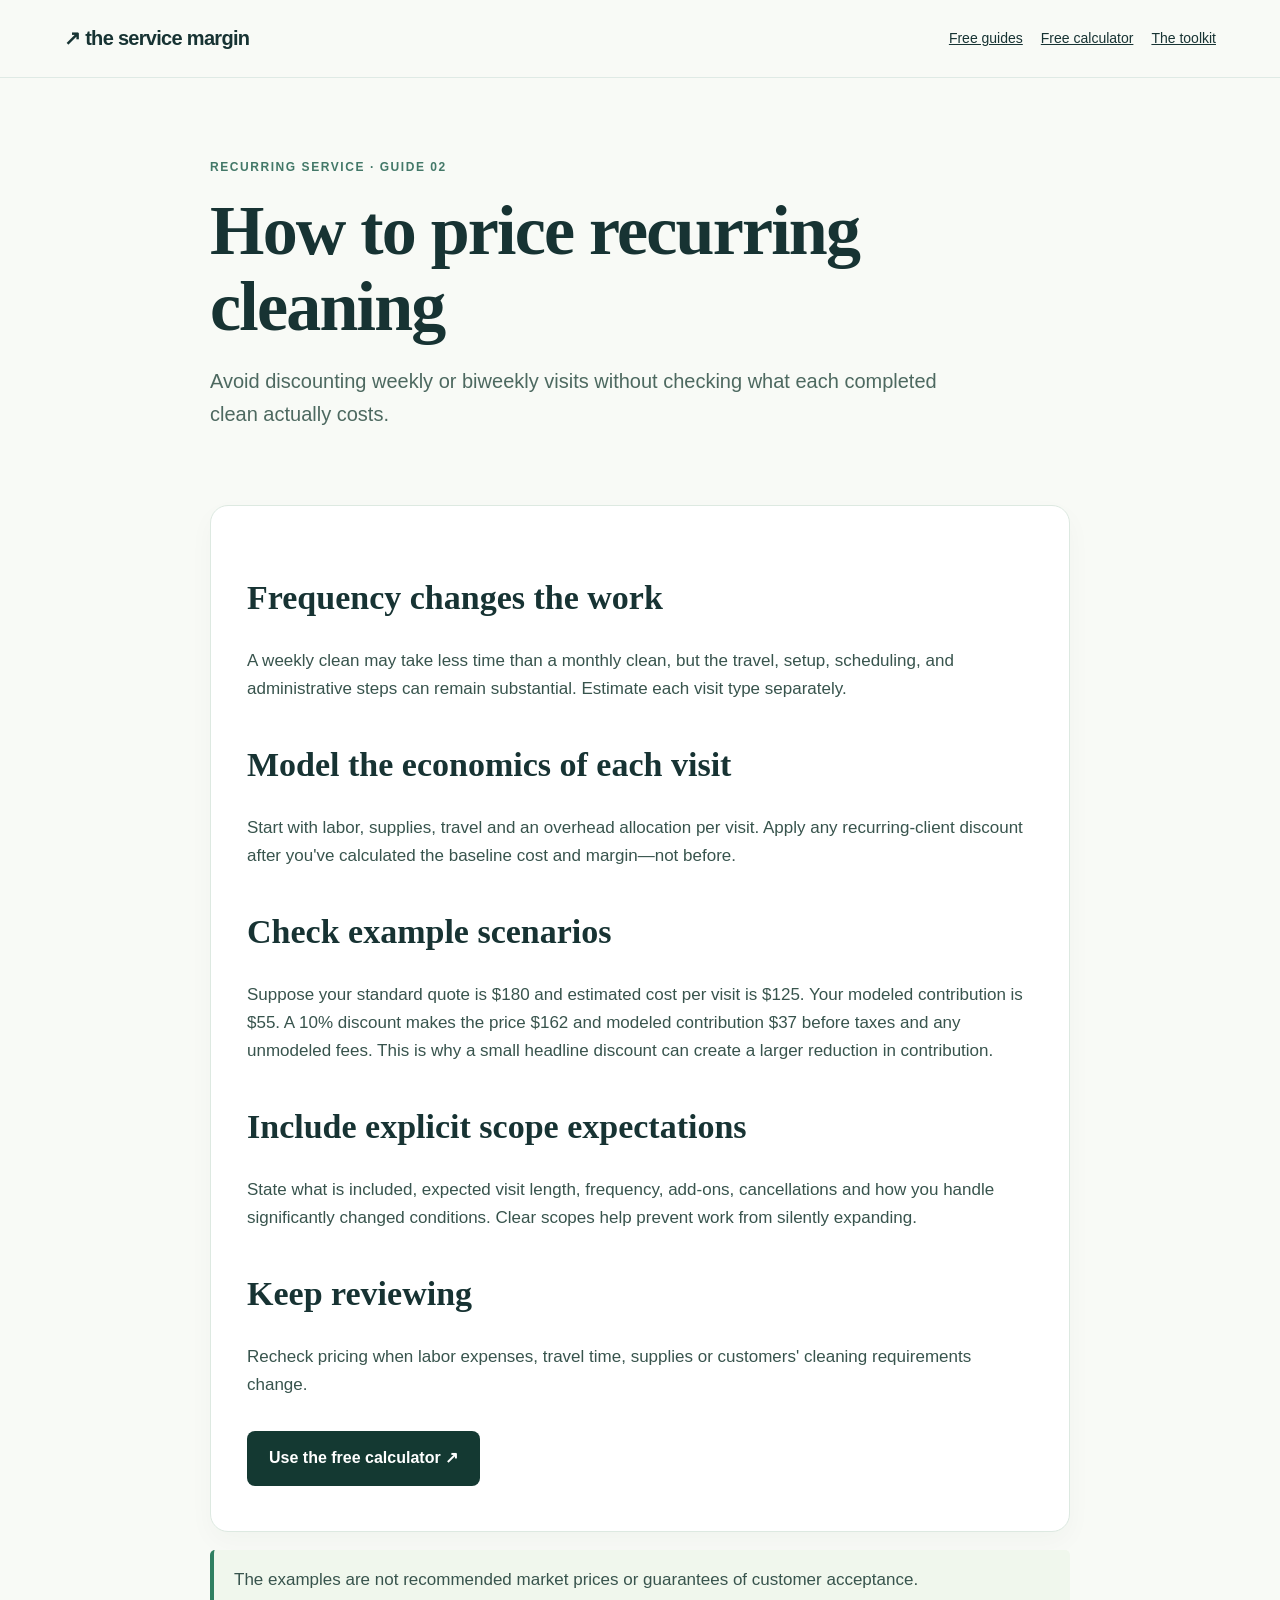
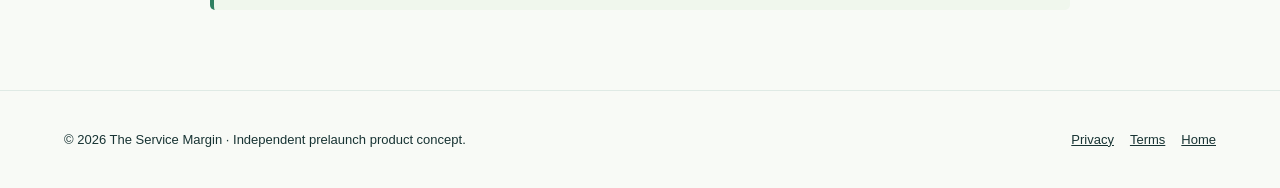
<file: recurring-cleaning-pricing.html>
<!doctype html><html lang="en"><head><meta charset="utf-8"><meta name="viewport" content="width=device-width,initial-scale=1"><meta name="theme-color" content="#143932"><meta name="description" content="Avoid discounting weekly or biweekly visits without checking what each completed clean actually costs."><title>How to price recurring cleaning | The Service Margin</title><link rel="stylesheet" href="guide-styles.css"><link rel="icon" type="image/svg+xml" href="favicon.svg"></head><body><nav><a href="index.html">↗ the service margin</a><div class="links"><a href="guides.html">Free guides</a><a href="index.html#calculator">Free calculator</a><a href="index.html#toolkit">The toolkit</a></div></nav><main><header><small>RECURRING SERVICE · GUIDE 02</small><h1>How to price recurring cleaning</h1><p class="lead">Avoid discounting weekly or biweekly visits without checking what each completed clean actually costs.</p></header><section class="card"><h2>Frequency changes the work</h2><p>A weekly clean may take less time than a monthly clean, but the travel, setup, scheduling, and administrative steps can remain substantial. Estimate each visit type separately.</p><h2>Model the economics of each visit</h2><p>Start with labor, supplies, travel and an overhead allocation per visit. Apply any recurring-client discount after you've calculated the baseline cost and margin—not before.</p><h2>Check example scenarios</h2><p>Suppose your standard quote is $180 and estimated cost per visit is $125. Your modeled contribution is $55. A 10% discount makes the price $162 and modeled contribution $37 before taxes and any unmodeled fees. This is why a small headline discount can create a larger reduction in contribution.</p><h2>Include explicit scope expectations</h2><p>State what is included, expected visit length, frequency, add-ons, cancellations and how you handle significantly changed conditions. Clear scopes help prevent work from silently expanding.</p><h2>Keep reviewing</h2><p>Recheck pricing when labor expenses, travel time, supplies or customers' cleaning requirements change.</p><a class="button" href="index.html#calculator">Use the free calculator ↗</a></section><p class="notice">The examples are not recommended market prices or guarantees of customer acceptance.</p></main><footer><span>© 2026 The Service Margin · Independent prelaunch product concept.</span><div><a href="privacy.html">Privacy</a><a href="terms.html">Terms</a><a href="index.html">Home</a></div></footer></body></html>
</file>
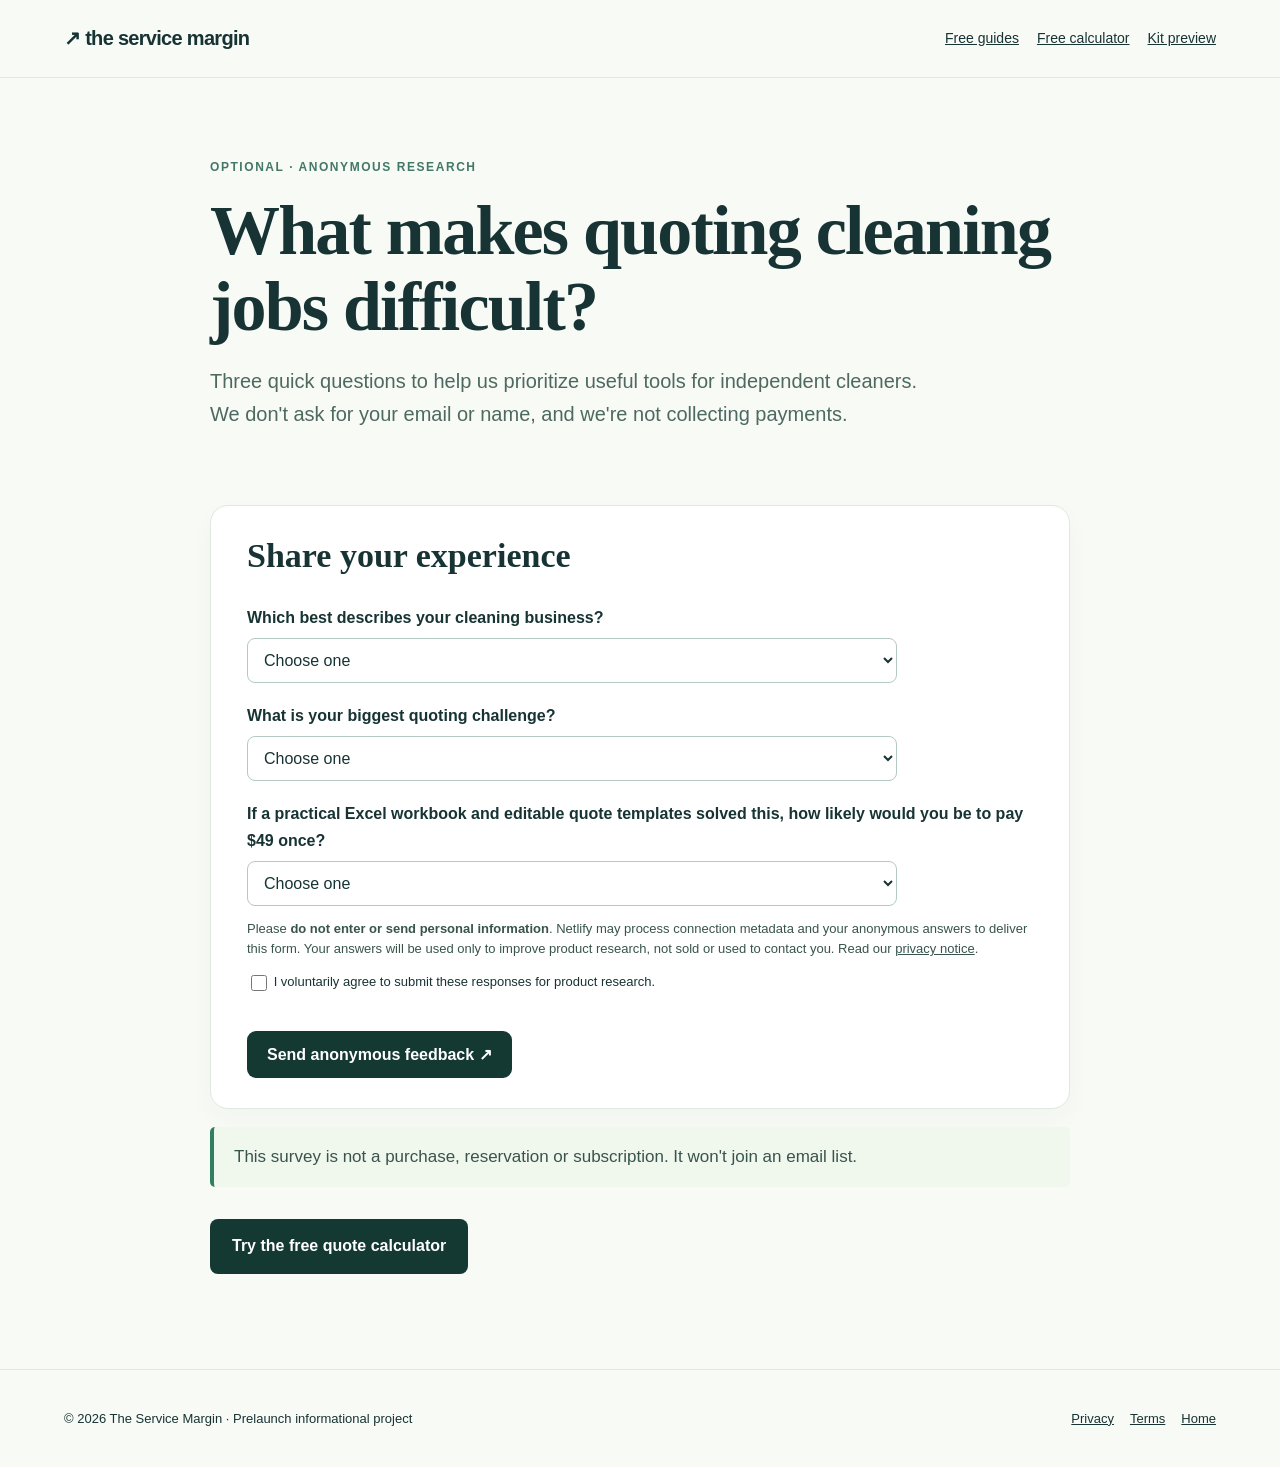
<file: research.html>
<!doctype html><html lang="en"><head><meta charset="utf-8"><meta name="viewport" content="width=device-width,initial-scale=1"><meta name="description" content="Tell us what makes cleaning job pricing difficult. Three anonymous questions; no email or name requested."><meta name="theme-color" content="#143932"><title>Cleaning Quote Research | The Service Margin</title><link rel="stylesheet" href="guide-styles.css"><link rel="icon" href="favicon.svg" type="image/svg+xml"><style>.poll label{font-size:16px;font-weight:700;display:block;color:#173333;margin-top:20px}.poll select{width:100%;border:1px solid #b3c9c1;border-radius:8px;background:#fff;color:#173333;padding:12px;font:inherit;margin-top:7px;max-width:650px}.poll button{background:#143932;color:#fff;border:0;padding:14px 20px;border-radius:9px;font-weight:750;font-size:16px;margin-top:24px;cursor:pointer}.poll .legal{font-size:13px;line-height:1.55}.poll .legal label{display:inline;font-size:13px;font-weight:400;margin:0}.poll input[type=checkbox]{width:16px;height:16px;vertical-align:middle}.poll .bot-field{position:absolute;left:-99999px;width:1px;height:1px;overflow:hidden}@media(max-width:600px){.poll select{max-width:100%}}</style></head>
<body><nav><a href="index.html">↗ the service margin</a><div class="links"><a href="guides.html">Free guides</a><a href="index.html#calculator">Free calculator</a><a href="index.html#toolkit">Kit preview</a></div></nav><main><header><small>OPTIONAL · ANONYMOUS RESEARCH</small><h1>What makes quoting cleaning jobs difficult?</h1><p class="lead">Three quick questions to help us prioritize useful tools for independent cleaners. We don't ask for your email or name, and we're not collecting payments.</p></header>
<section class="card poll"><h2 style="margin-top:0">Share your experience</h2>
<form name="cleaning-quote-research" method="POST" action="/feedback-thanks.html" data-netlify="true" data-netlify-honeypot="bot-field" autocomplete="off">
<input type="hidden" name="form-name" value="cleaning-quote-research">
<p class="bot-field" aria-hidden="true"><label>Leave this field empty <input type="text" name="bot-field" tabindex="-1" autocomplete="off"></label></p>
<label for="biz_stage">Which best describes your cleaning business?</label>
<select id="biz_stage" name="business_stage" required><option value="">Choose one</option><option value="planning">Planning to start</option><option value="solo">Solo operator</option><option value="small-team">2–5 cleaners</option><option value="larger-team">6+ cleaners</option><option value="prefer-not-to-say">Prefer not to say</option></select>
<label for="price_problem">What is your biggest quoting challenge?</label>
<select id="price_problem" name="biggest_challenge" required><option value="">Choose one</option><option value="time-estimates">Estimating time / labor correctly</option><option value="expenses">Accounting for travel, supplies and overhead</option><option value="recurring">Pricing recurring visits vs. one-off cleans</option><option value="customer-scope">Defining extras and customer scope</option><option value="job-margin">Understanding actual profit after a job</option><option value="other">Something else</option></select>
<label for="price_intent">If a practical Excel workbook and editable quote templates solved this, how likely would you be to pay $49 once?</label>
<select id="price_intent" name="price_willingness" required><option value="">Choose one</option><option value="would-buy">I would consider buying at $49</option><option value="need-demo">I need to see a working sample first</option><option value="too-high">That price is too high for me</option><option value="not-relevant">This isn't useful to me</option><option value="unsure">I'm not sure</option></select>
<p class="legal">Please <strong>do not enter or send personal information</strong>. Netlify may process connection metadata and your anonymous answers to deliver this form. Your answers will be used only to improve product research, not sold or used to contact you. Read our <a href="privacy.html" style="text-decoration:underline">privacy notice</a>.</p>
<p class="legal"><input id="permission" type="checkbox" name="research_consent" value="yes" required> <label for="permission">I voluntarily agree to submit these responses for product research.</label></p>
<button type="submit">Send anonymous feedback ↗</button></form>
</section><p class="notice">This survey is not a purchase, reservation or subscription. It won't join an email list.</p>
<a class="button" href="index.html#calculator">Try the free quote calculator</a>
</main><footer><span>© 2026 The Service Margin · Prelaunch informational project</span><div><a href="privacy.html">Privacy</a><a href="terms.html">Terms</a><a href="index.html">Home</a></div></footer></body></html>
</file>
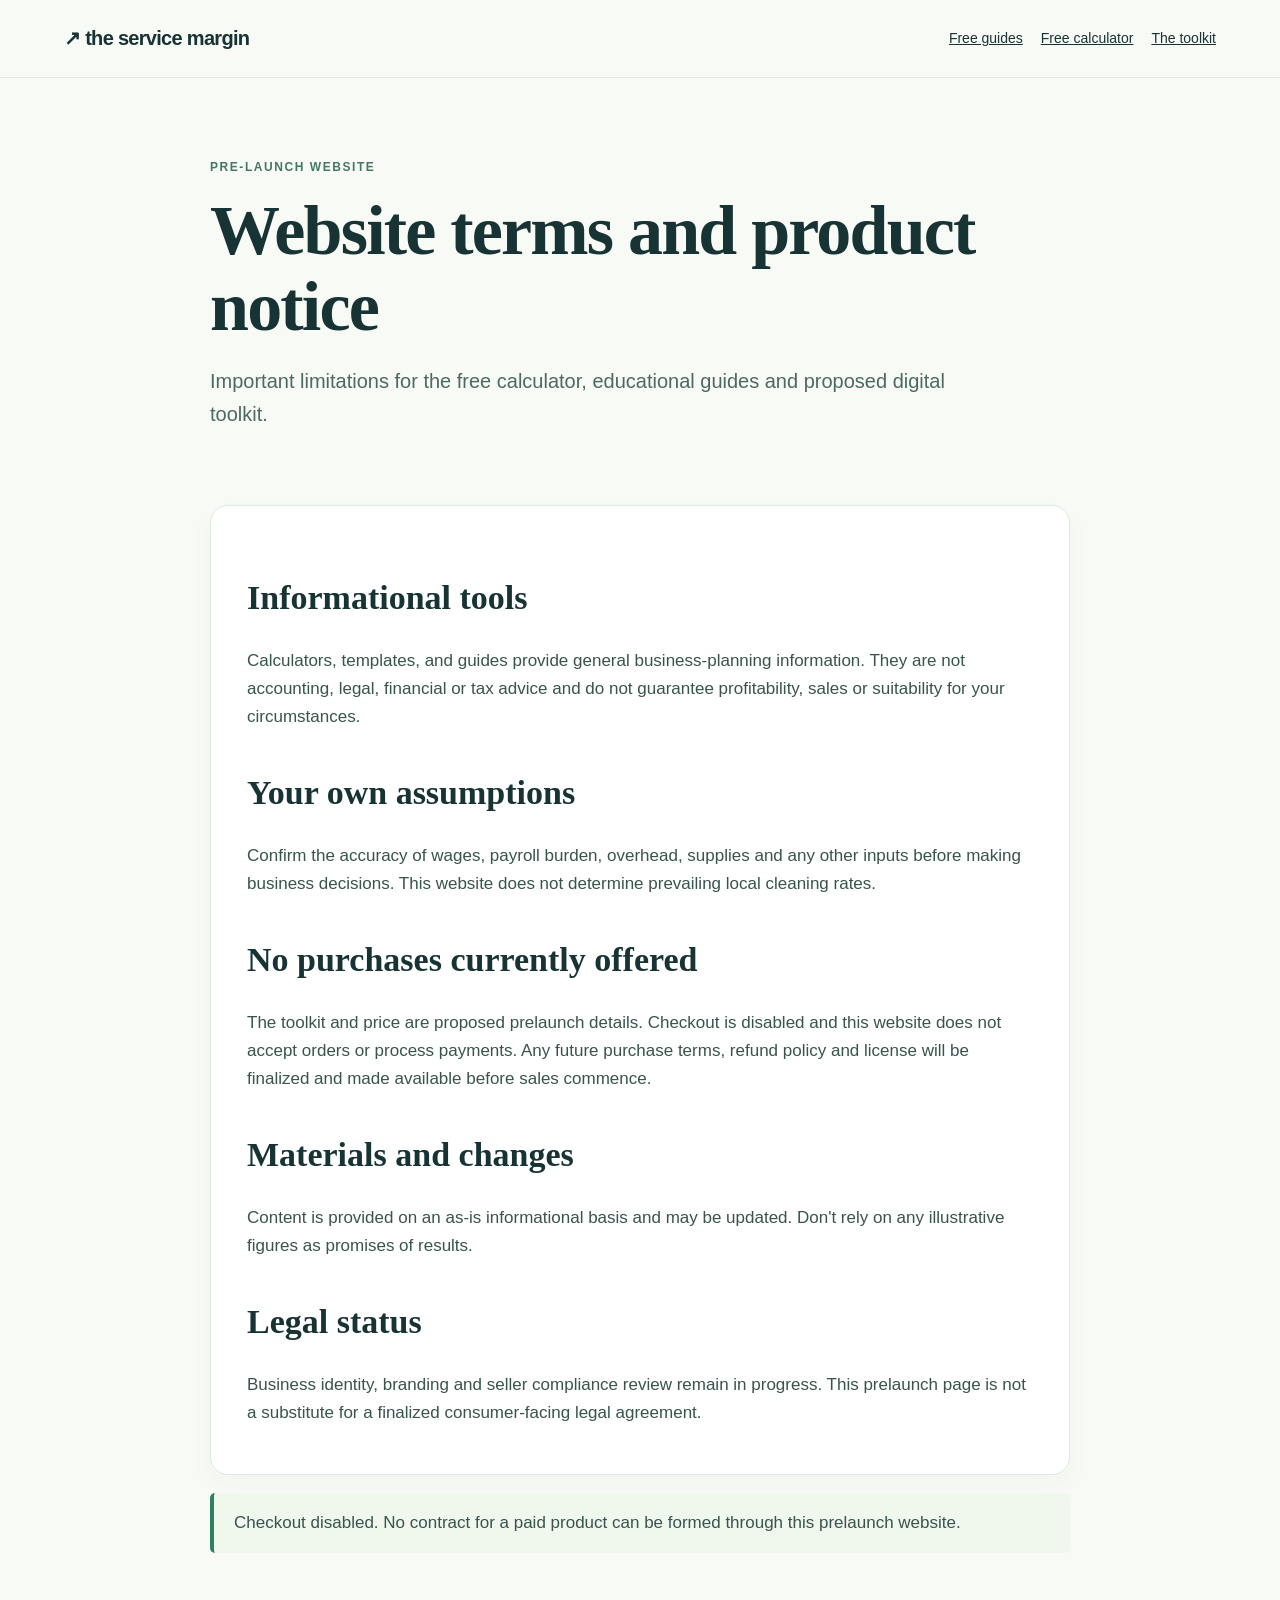
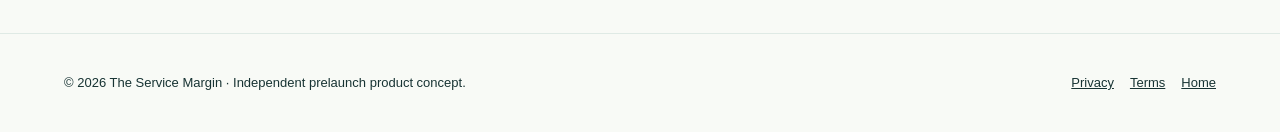
<file: terms.html>
<!doctype html><html lang="en"><head><meta charset="utf-8"><meta name="viewport" content="width=device-width,initial-scale=1"><meta name="theme-color" content="#143932"><meta name="description" content="Important limitations for the free calculator, educational guides and proposed digital toolkit."><title>Website terms and product notice | The Service Margin</title><link rel="stylesheet" href="guide-styles.css"><link rel="icon" type="image/svg+xml" href="favicon.svg"></head><body><nav><a href="index.html">↗ the service margin</a><div class="links"><a href="guides.html">Free guides</a><a href="index.html#calculator">Free calculator</a><a href="index.html#toolkit">The toolkit</a></div></nav><main><header><small>PRE-LAUNCH WEBSITE</small><h1>Website terms and product notice</h1><p class="lead">Important limitations for the free calculator, educational guides and proposed digital toolkit.</p></header><section class="card"><h2>Informational tools</h2><p>Calculators, templates, and guides provide general business-planning information. They are not accounting, legal, financial or tax advice and do not guarantee profitability, sales or suitability for your circumstances.</p><h2>Your own assumptions</h2><p>Confirm the accuracy of wages, payroll burden, overhead, supplies and any other inputs before making business decisions. This website does not determine prevailing local cleaning rates.</p><h2>No purchases currently offered</h2><p>The toolkit and price are proposed prelaunch details. Checkout is disabled and this website does not accept orders or process payments. Any future purchase terms, refund policy and license will be finalized and made available before sales commence.</p><h2>Materials and changes</h2><p>Content is provided on an as-is informational basis and may be updated. Don't rely on any illustrative figures as promises of results.</p><h2>Legal status</h2><p>Business identity, branding and seller compliance review remain in progress. This prelaunch page is not a substitute for a finalized consumer-facing legal agreement.</p></section><p class="notice">Checkout disabled. No contract for a paid product can be formed through this prelaunch website.</p></main><footer><span>© 2026 The Service Margin · Independent prelaunch product concept.</span><div><a href="privacy.html">Privacy</a><a href="terms.html">Terms</a><a href="index.html">Home</a></div></footer></body></html>
</file>
<file: guide-styles.css>
:root{color-scheme:light;--ink:#173333;--muted:#5f7370;--mint:#e5f3eb;--green:#143932;--lime:#d5f79c}*{box-sizing:border-box}body{margin:0;font-family:Inter,ui-sans-serif,-apple-system,BlinkMacSystemFont,"Segoe UI",sans-serif;background:#f8faf6;color:var(--ink);line-height:1.65}a{color:inherit}nav{padding:22px max(5vw,18px);display:flex;justify-content:space-between;align-items:center;border-bottom:1px solid #dfeae5;gap:18px}nav>a:first-child{font-size:20px;font-weight:750;text-decoration:none;letter-spacing:-.7px}nav .links{display:flex;flex-wrap:wrap;gap:18px;font-size:14px}main{width:min(860px,calc(100% - 36px));margin:auto}header{padding:75px 0 36px}header small{font-size:12px;font-weight:800;letter-spacing:.13em;color:#437868}h1{font-family:Georgia,serif;font-size:clamp(40px,6vw,70px);line-height:1.08;letter-spacing:-1.8px;margin:14px 0 20px}h2{font-family:Georgia,serif;font-size:clamp(25px,3vw,34px);margin-top:42px;line-height:1.2}p,li{color:#38544d;font-size:17px}.lead{font-size:20px;color:#4d6960;max-width:740px}section.card,article.card{background:#fff;border:1px solid #dde9e1;border-radius:18px;padding:30px 36px;margin:18px 0;box-shadow:0 10px 26px #15392d08}.badge{font-size:12px;font-weight:700;background:var(--mint);color:var(--green);border-radius:30px;padding:6px 12px;display:inline-block}a.button{display:inline-block;background:var(--green);color:#fff;text-decoration:none;padding:14px 22px;border-radius:8px;font-weight:750;margin:15px 0}footer{padding:38px max(5vw,18px);border-top:1px solid #dfeae5;margin-top:80px;font-size:13px;display:flex;gap:18px;flex-wrap:wrap;justify-content:space-between}footer a{margin-left:16px}.notice{padding:16px 20px;background:#f0f7ed;border-left:4px solid #2f8061;border-radius:5px}.two{display:grid;grid-template-columns:repeat(2,1fr);gap:14px}.two article{padding:24px;background:white;border:1px solid #dfeae5;border-radius:12px}.two h2{margin-top:5px}code{white-space:normal;background:#e5f0e8;padding:3px 6px;border-radius:4px}@media(max-width:650px){nav{align-items:flex-start;flex-direction:column}.two{grid-template-columns:1fr}section.card,article.card{padding:20px}header{padding-top:44px}footer a{margin-left:6px}}
</file>
